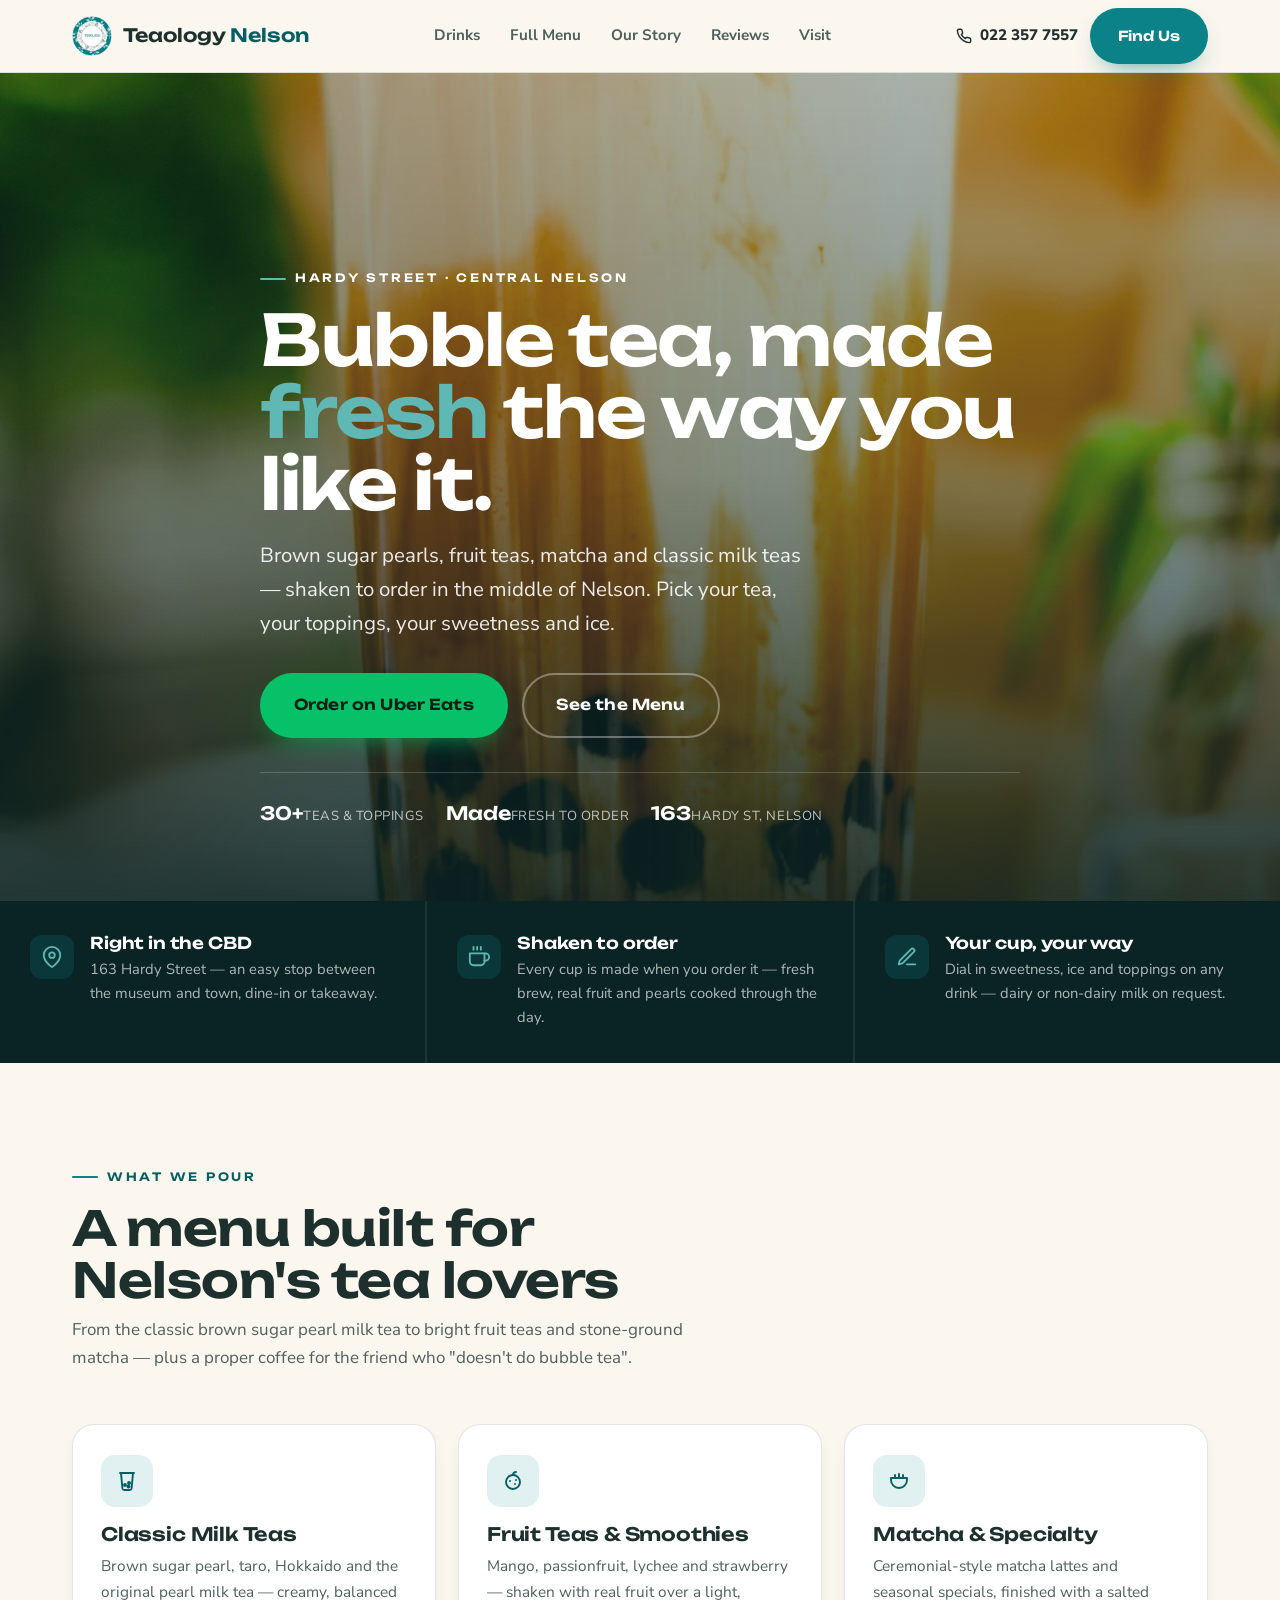
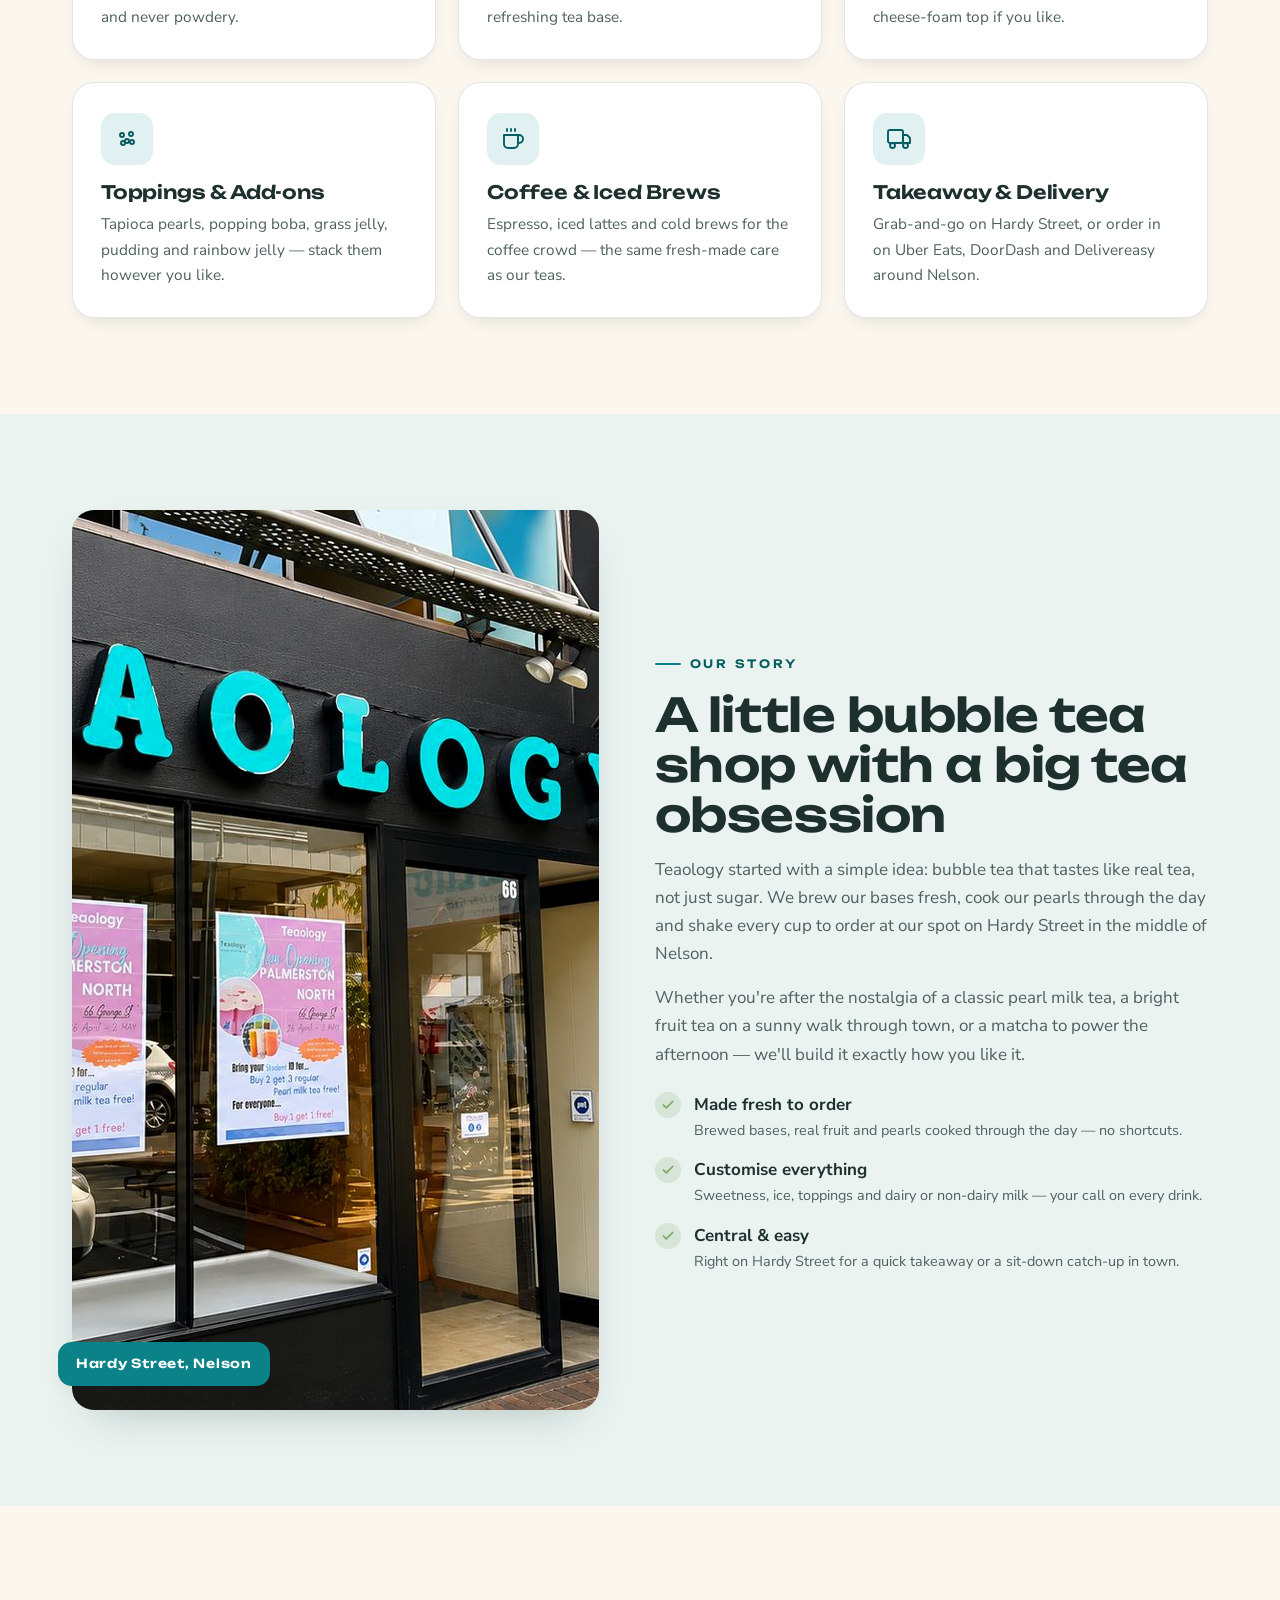
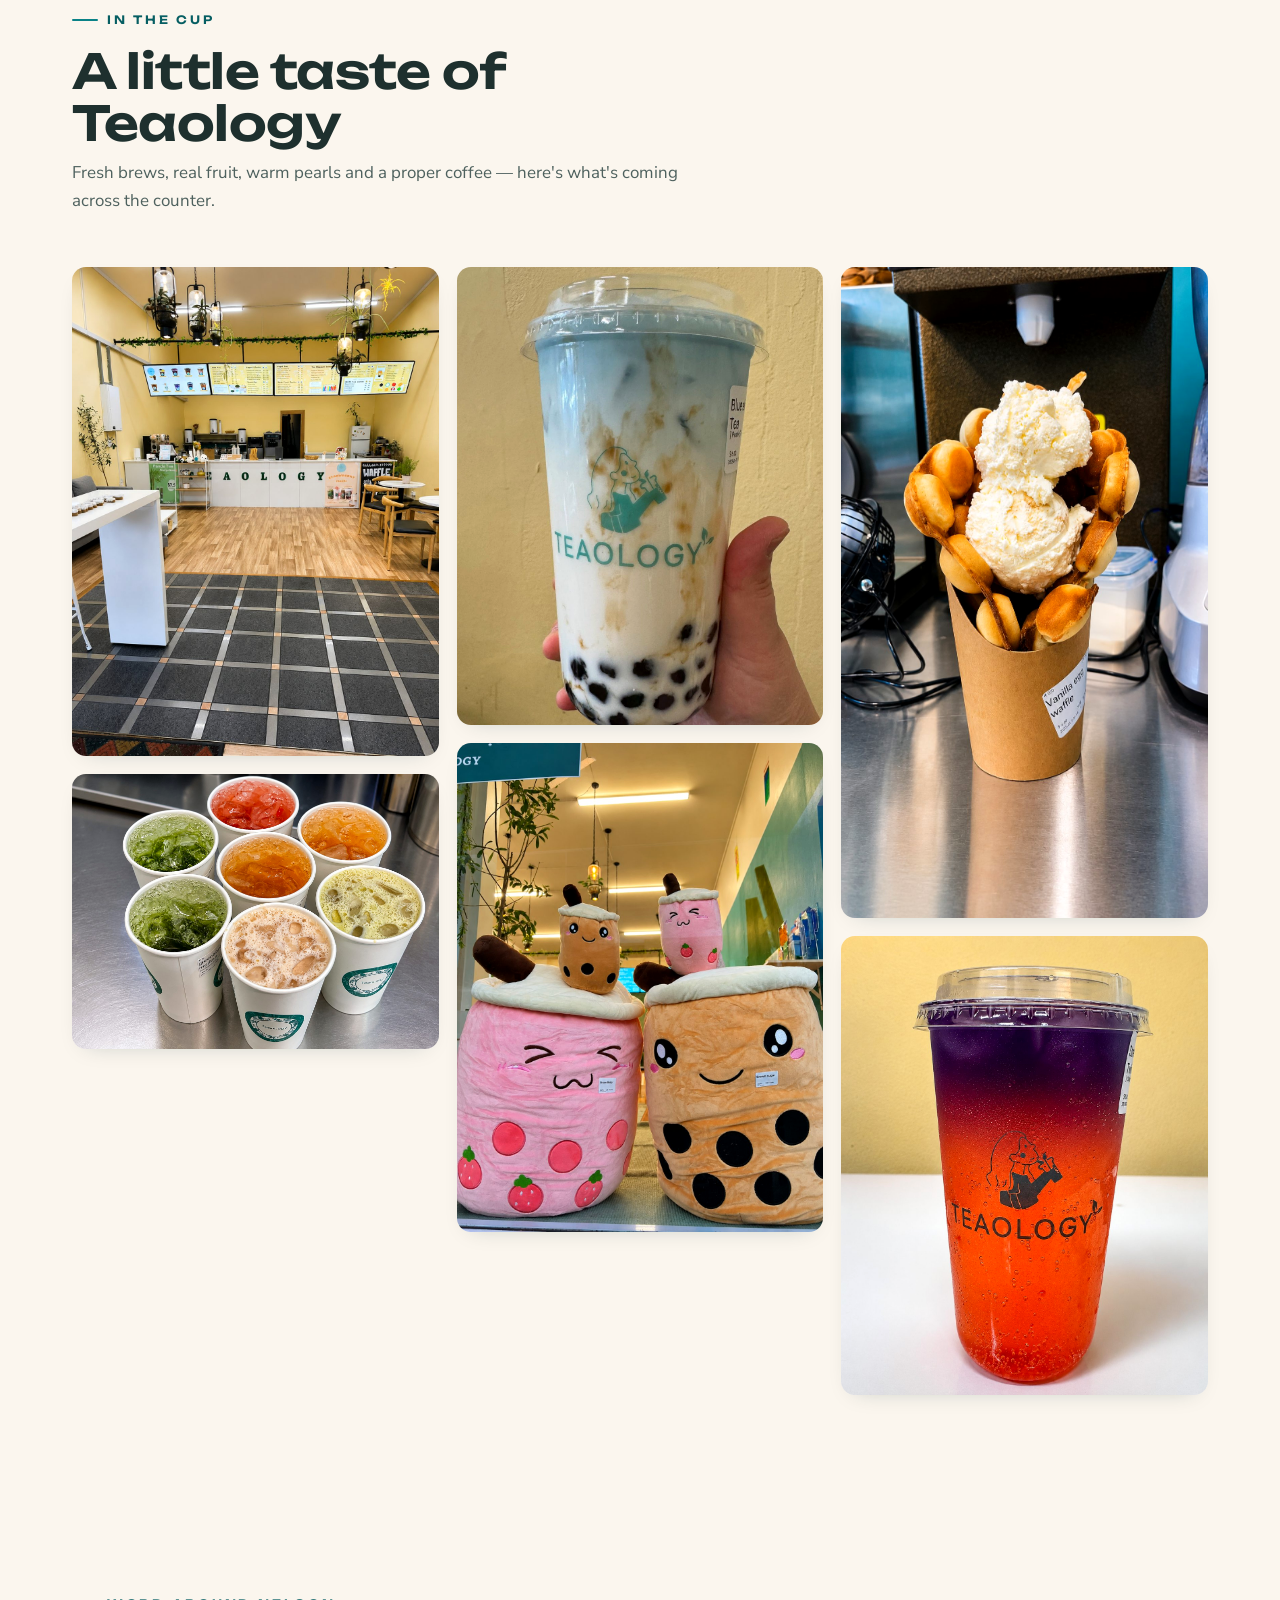
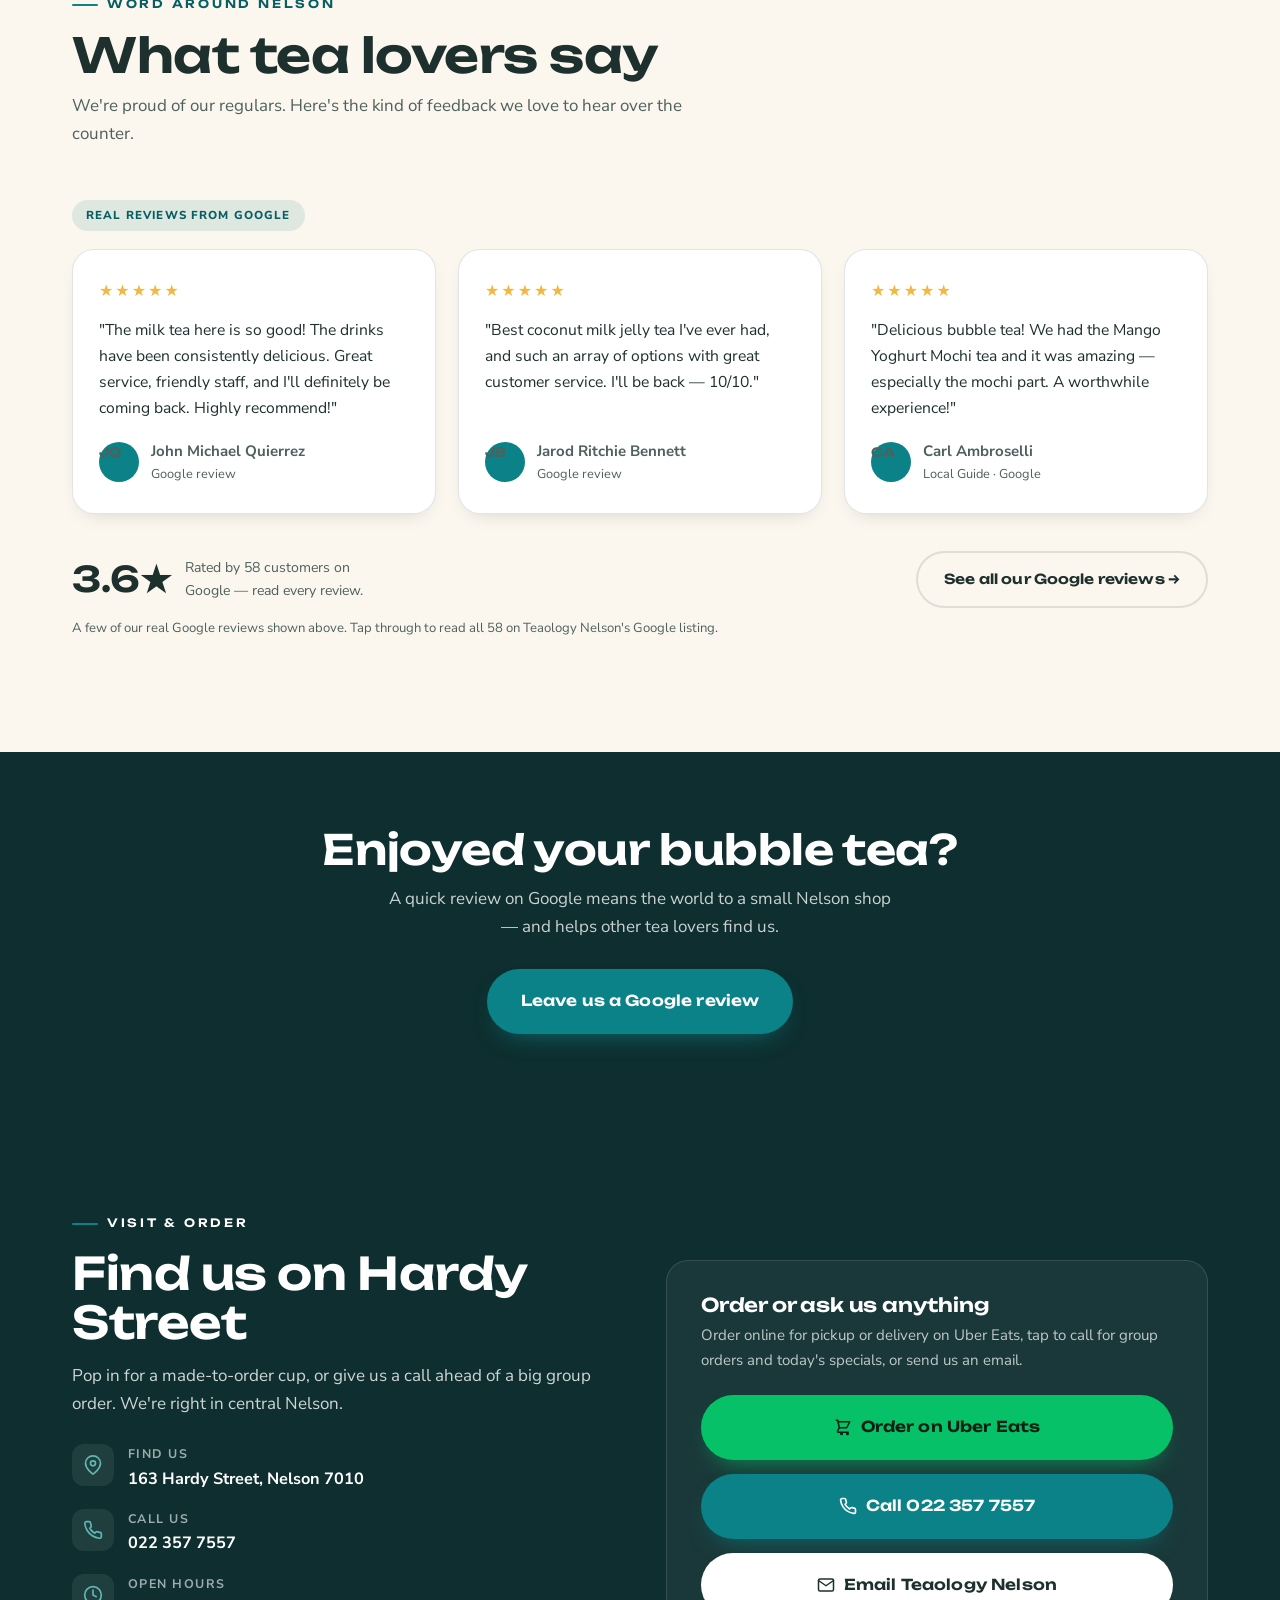
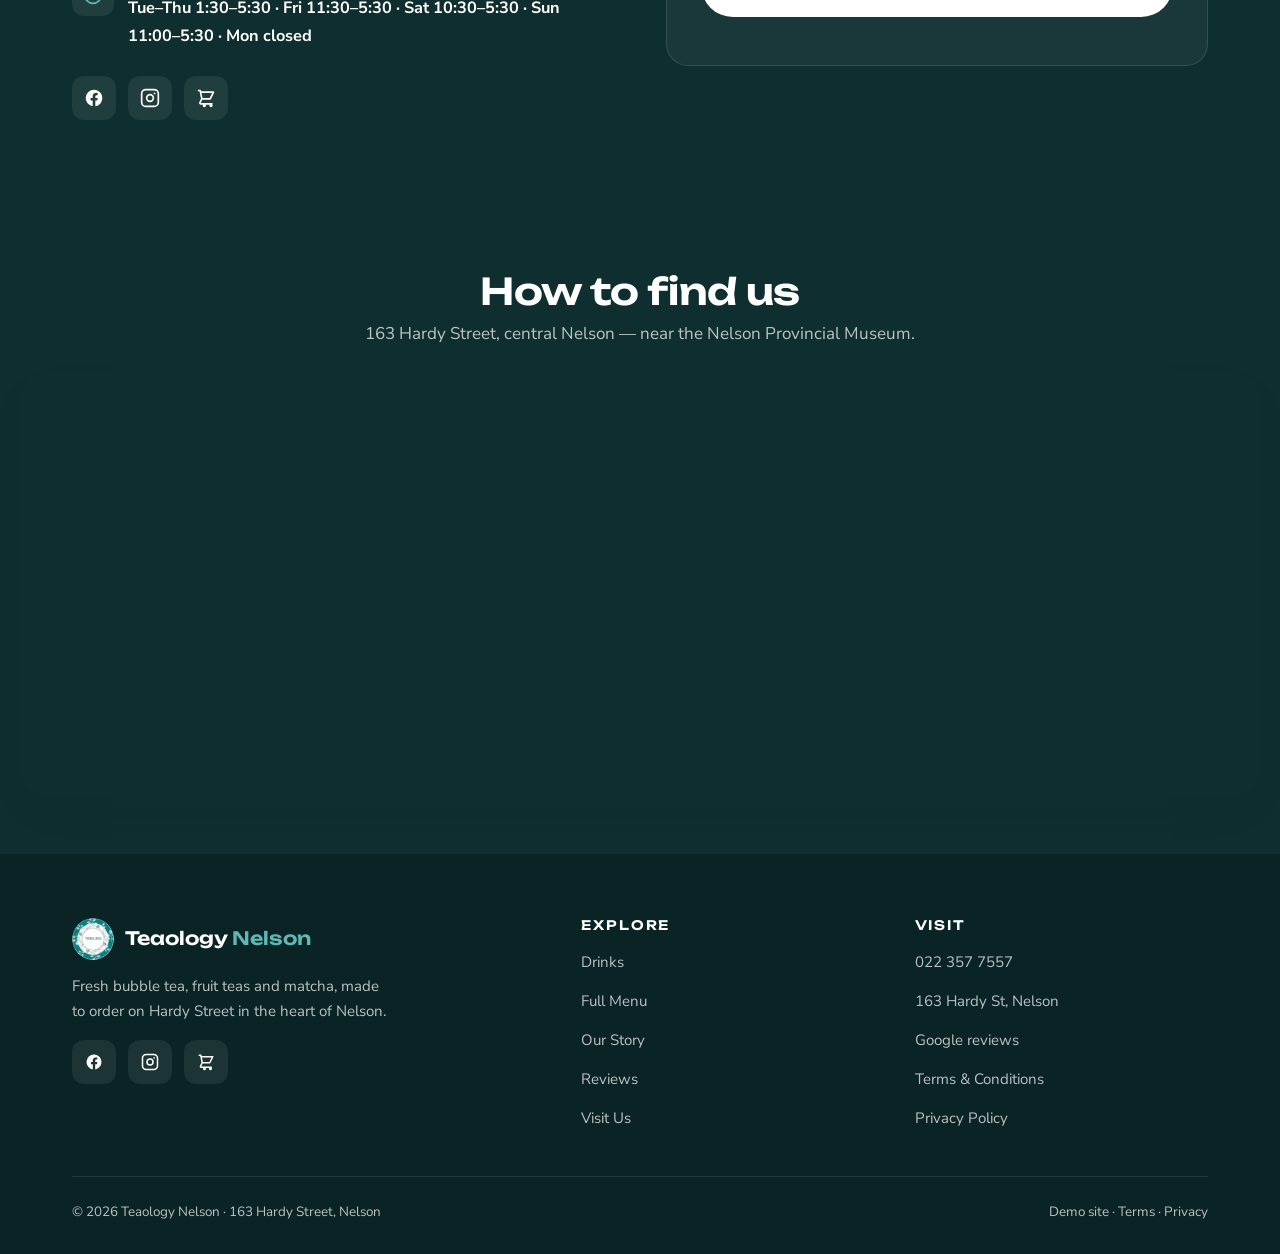
<file: index.html>
<!DOCTYPE html>
<html lang="en-NZ">
<head>
<meta charset="UTF-8">
<meta name="viewport" content="width=device-width, initial-scale=1">
<title>Teaology Nelson | Bubble Tea &amp; Fresh Milk Tea, Nelson</title>
<meta name="description" content="Teaology Nelson pours fresh bubble tea, milk tea, fruit teas and matcha on Hardy Street in central Nelson. Made to order, your sweetness and ice your way.">
<meta property="og:title" content="Teaology Nelson | Bubble Tea &amp; Fresh Milk Tea">
<meta property="og:description" content="Fresh bubble tea, fruit teas and matcha, made to order on Hardy Street, Nelson.">
<meta property="og:type" content="website">
<meta property="og:image" content="img/lineup.jpg">
<link rel="icon" href="favicon.svg" type="image/svg+xml">
<link rel="preconnect" href="https://fonts.googleapis.com">
<link rel="preconnect" href="https://fonts.gstatic.com" crossorigin>
<link href="https://fonts.googleapis.com/css2?family=Unbounded:wght@400;500;600;700&family=Nunito+Sans:opsz,wght@6..12,400;6..12,600;6..12,700;6..12,800;6..12,900&display=swap" rel="stylesheet">
<link rel="stylesheet" href="style.css">
</head>
<body>

<!-- Intro -->
<div id="intro">
  <div class="intro-mark">
    <img class="brand-logo" src="img/tea-logo.png" width="60" height="60" alt="Teaology Nelson">
    <span class="intro-word">Teaology <span>Nelson</span></span>
  </div>
  <div class="intro-bar"></div>
</div>

<!-- Nav -->
<header class="nav">
  <div class="wrap nav-inner">
    <a class="brand" href="index.html" aria-label="Teaology Nelson home">
      <img class="brand-logo" src="img/tea-logo.png" width="40" height="40" alt="Teaology Nelson logo">
      <b>Teaology <span class="accent">Nelson</span></b>
    </a>
    <nav class="nav-links" aria-label="Primary">
      <a href="#menu">Drinks</a>
      <a href="menu.html">Full Menu</a>
      <a href="#about">Our Story</a>
      <a href="#reviews">Reviews</a>
      <a href="#visit">Visit</a>
    </nav>
    <div class="nav-cta">
      <a class="nav-phone" href="tel:+64223577557" aria-label="Call Teaology Nelson">
        <svg width="16" height="16" viewBox="0 0 24 24" fill="none" stroke="currentColor" stroke-width="2.2" stroke-linecap="round" stroke-linejoin="round"><path d="M22 16.92v3a2 2 0 0 1-2.18 2 19.79 19.79 0 0 1-8.63-3.07 19.5 19.5 0 0 1-6-6 19.79 19.79 0 0 1-3.07-8.67A2 2 0 0 1 4.11 2h3a2 2 0 0 1 2 1.72c.13.96.36 1.9.7 2.81a2 2 0 0 1-.45 2.11L8.09 9.91a16 16 0 0 0 6 6l1.27-1.27a2 2 0 0 1 2.11-.45c.9.34 1.85.57 2.81.7A2 2 0 0 1 22 16.92z"/></svg>
        022 357 7557
      </a>
      <a class="btn btn-primary" href="#visit">Find Us</a>
      <button class="hamburger" aria-label="Menu" aria-expanded="false"><span></span><span></span><span></span></button>
    </div>
  </div>
  <div class="nav-menu-mobile" aria-label="Mobile">
    <a href="#menu">Drinks</a>
    <a href="menu.html">Full Menu</a>
    <a href="#about">Our Story</a>
    <a href="#reviews">Reviews</a>
    <a href="#visit">Visit</a>
    <a class="btn btn-primary" href="tel:+64223577557">Call 022 357 7557</a>
  </div>
</header>

<!-- Hero -->
<section class="hero" id="top">
  <div class="hero-slides" aria-hidden="true">
    <div class="hero-slide active" style="background-image:url('img/hero-1-boba.jpg')"></div>
    <div class="hero-slide" style="background-image:url('img/hero-2-mango.jpg')"></div>
    <div class="hero-slide" style="background-image:url('img/hero-3-iced.jpg')"></div>
    <div class="hero-slide" style="background-image:url('img/hero-4-fruit.jpg')"></div>
  </div>
  <div class="hero-scrim" aria-hidden="true"></div>
  <div class="wrap hero-inner">
    <span class="eyebrow">Hardy Street · Central Nelson</span>
    <h1>Bubble tea, made <em>fresh</em> the way you like it.</h1>
    <p class="hero-sub">Brown sugar pearls, fruit teas, matcha and classic milk teas — shaken to order in the middle of Nelson. Pick your tea, your toppings, your sweetness and ice.</p>
    <div class="hero-cta">
      <a class="btn btn-uber btn-lg" href="https://www.ubereats.com/nz/store/teaology-nelson/wmcsF9OrV2enhbW9xvmHIg" target="_blank" rel="noopener">Order on Uber Eats</a>
      <a class="btn btn-on-dark btn-lg" href="menu.html">See the Menu</a>
    </div>
    <div class="hero-meta">
      <div><span class="k">30+</span><span class="v">Teas &amp; toppings</span></div>
      <div><span class="k">Made</span><span class="v">Fresh to order</span></div>
      <div><span class="k">163</span><span class="v">Hardy St, Nelson</span></div>
    </div>
  </div>
</section>

<!-- Trust strip -->
<section class="trust">
  <div class="trust-grid">
    <div class="trust-item">
      <span class="ico"><svg width="22" height="22" viewBox="0 0 24 24" fill="none" stroke="currentColor" stroke-width="2" stroke-linecap="round" stroke-linejoin="round"><path d="M21 10c0 7-9 13-9 13s-9-6-9-13a9 9 0 0 1 18 0z"/><circle cx="12" cy="10" r="3"/></svg></span>
      <div><h3>Right in the CBD</h3><p>163 Hardy Street — an easy stop between the museum and town, dine-in or takeaway.</p></div>
    </div>
    <div class="trust-item">
      <span class="ico"><svg width="22" height="22" viewBox="0 0 24 24" fill="none" stroke="currentColor" stroke-width="2" stroke-linecap="round" stroke-linejoin="round"><path d="M18 8h1a4 4 0 0 1 0 8h-1"/><path d="M2 8h16v9a4 4 0 0 1-4 4H6a4 4 0 0 1-4-4V8z"/><line x1="6" y1="1" x2="6" y2="4"/><line x1="10" y1="1" x2="10" y2="4"/><line x1="14" y1="1" x2="14" y2="4"/></svg></span>
      <div><h3>Shaken to order</h3><p>Every cup is made when you order it — fresh brew, real fruit and pearls cooked through the day.</p></div>
    </div>
    <div class="trust-item">
      <span class="ico"><svg width="22" height="22" viewBox="0 0 24 24" fill="none" stroke="currentColor" stroke-width="2" stroke-linecap="round" stroke-linejoin="round"><path d="M12 20h9"/><path d="M16.5 3.5a2.12 2.12 0 0 1 3 3L7 19l-4 1 1-4 12.5-12.5z"/></svg></span>
      <div><h3>Your cup, your way</h3><p>Dial in sweetness, ice and toppings on any drink — dairy or non-dairy milk on request.</p></div>
    </div>
  </div>
</section>

<!-- Services / Drinks -->
<section class="section" id="menu">
  <div class="wrap">
    <div class="section-head reveal">
      <span class="eyebrow">What we pour</span>
      <h2>A menu built for Nelson's tea lovers</h2>
      <p>From the classic brown sugar pearl milk tea to bright fruit teas and stone-ground matcha — plus a proper coffee for the friend who "doesn't do bubble tea".</p>
    </div>
    <div class="svc-grid">
      <article class="svc-card reveal">
        <span class="svc-ico"><svg width="24" height="24" viewBox="0 0 24 24" fill="none" stroke="currentColor" stroke-width="1.9" stroke-linecap="round" stroke-linejoin="round"><path d="M6 4h12l-1.4 15.4A2 2 0 0 1 14.6 21H9.4a2 2 0 0 1-2-1.6L6 4z"/><path d="M5 4h14"/><circle cx="10" cy="16" r="1"/><circle cx="13.5" cy="17.5" r="1"/><circle cx="14" cy="14" r="1"/></svg></span>
        <h3>Classic Milk Teas</h3>
        <p>Brown sugar pearl, taro, Hokkaido and the original pearl milk tea — creamy, balanced and never powdery.</p>
      </article>
      <article class="svc-card reveal">
        <span class="svc-ico"><svg width="24" height="24" viewBox="0 0 24 24" fill="none" stroke="currentColor" stroke-width="1.9" stroke-linecap="round" stroke-linejoin="round"><circle cx="12" cy="13" r="7"/><path d="M12 6c0-2 1.5-3 3-3"/><path d="M9 12h.01M14 15h.01M15 11h.01"/></svg></span>
        <h3>Fruit Teas &amp; Smoothies</h3>
        <p>Mango, passionfruit, lychee and strawberry — shaken with real fruit over a light, refreshing tea base.</p>
      </article>
      <article class="svc-card reveal">
        <span class="svc-ico"><svg width="24" height="24" viewBox="0 0 24 24" fill="none" stroke="currentColor" stroke-width="1.9" stroke-linecap="round" stroke-linejoin="round"><path d="M4 9h16v2a8 8 0 0 1-16 0V9z"/><path d="M8 9V6M12 9V5M16 9V6"/></svg></span>
        <h3>Matcha &amp; Specialty</h3>
        <p>Ceremonial-style matcha lattes and seasonal specials, finished with a salted cheese-foam top if you like.</p>
      </article>
      <article class="svc-card reveal">
        <span class="svc-ico"><svg width="24" height="24" viewBox="0 0 24 24" fill="none" stroke="currentColor" stroke-width="1.9" stroke-linecap="round" stroke-linejoin="round"><circle cx="7" cy="8" r="2"/><circle cx="16" cy="7" r="2"/><circle cx="12" cy="14" r="2"/><circle cx="17" cy="15" r="2"/><circle cx="8" cy="16" r="2"/></svg></span>
        <h3>Toppings &amp; Add-ons</h3>
        <p>Tapioca pearls, popping boba, grass jelly, pudding and rainbow jelly — stack them however you like.</p>
      </article>
      <article class="svc-card reveal">
        <span class="svc-ico"><svg width="24" height="24" viewBox="0 0 24 24" fill="none" stroke="currentColor" stroke-width="1.9" stroke-linecap="round" stroke-linejoin="round"><path d="M17 8h1a4 4 0 0 1 0 8h-1"/><path d="M3 8h14v9a4 4 0 0 1-4 4H7a4 4 0 0 1-4-4V8z"/><path d="M6 2v2M10 2v2M14 2v2"/></svg></span>
        <h3>Coffee &amp; Iced Brews</h3>
        <p>Espresso, iced lattes and cold brews for the coffee crowd — the same fresh-made care as our teas.</p>
      </article>
      <article class="svc-card reveal">
        <span class="svc-ico"><svg width="24" height="24" viewBox="0 0 24 24" fill="none" stroke="currentColor" stroke-width="1.9" stroke-linecap="round" stroke-linejoin="round"><rect x="1" y="3" width="15" height="13" rx="2"/><path d="M16 8h4l3 3v5h-7V8z"/><circle cx="5.5" cy="18.5" r="2.5"/><circle cx="18.5" cy="18.5" r="2.5"/></svg></span>
        <h3>Takeaway &amp; Delivery</h3>
        <p>Grab-and-go on Hardy Street, or order in on Uber Eats, DoorDash and Delivereasy around Nelson.</p>
      </article>
    </div>
  </div>
</section>

<!-- About -->
<section class="section bone" id="about">
  <div class="wrap about-grid">
    <div class="about-media reveal">
      <img src="img/storefront.jpg" width="1600" height="900" loading="lazy" alt="Teaology Nelson storefront on Hardy Street">
      <span class="about-tag">Hardy Street, Nelson</span>
    </div>
    <div class="about-copy reveal">
      <span class="eyebrow">Our story</span>
      <h2>A little bubble tea shop with a big tea obsession</h2>
      <p>Teaology started with a simple idea: bubble tea that tastes like real tea, not just sugar. We brew our bases fresh, cook our pearls through the day and shake every cup to order at our spot on Hardy Street in the middle of Nelson.</p>
      <p>Whether you're after the nostalgia of a classic pearl milk tea, a bright fruit tea on a sunny walk through town, or a matcha to power the afternoon — we'll build it exactly how you like it.</p>
      <ul class="checklist">
        <li><span class="tick"><svg width="14" height="14" viewBox="0 0 24 24" fill="none" stroke="currentColor" stroke-width="3" stroke-linecap="round" stroke-linejoin="round"><polyline points="20 6 9 17 4 12"/></svg></span>
          <span>Made fresh to order<small>Brewed bases, real fruit and pearls cooked through the day — no shortcuts.</small></span></li>
        <li><span class="tick"><svg width="14" height="14" viewBox="0 0 24 24" fill="none" stroke="currentColor" stroke-width="3" stroke-linecap="round" stroke-linejoin="round"><polyline points="20 6 9 17 4 12"/></svg></span>
          <span>Customise everything<small>Sweetness, ice, toppings and dairy or non-dairy milk — your call on every drink.</small></span></li>
        <li><span class="tick"><svg width="14" height="14" viewBox="0 0 24 24" fill="none" stroke="currentColor" stroke-width="3" stroke-linecap="round" stroke-linejoin="round"><polyline points="20 6 9 17 4 12"/></svg></span>
          <span>Central &amp; easy<small>Right on Hardy Street for a quick takeaway or a sit-down catch-up in town.</small></span></li>
      </ul>
    </div>
  </div>
</section>

<!-- Gallery -->
<section class="section" id="gallery">
  <div class="wrap">
    <div class="section-head reveal">
      <span class="eyebrow">In the cup</span>
      <h2>A little taste of Teaology</h2>
      <p>Fresh brews, real fruit, warm pearls and a proper coffee — here's what's coming across the counter.</p>
    </div>
    <div class="gallery reveal">
      <img src="img/interior.jpg" width="1086" height="1448" loading="lazy" alt="Inside Teaology Nelson's Hardy Street bubble tea shop">
      <img src="img/lineup.jpg" width="1448" height="1086" loading="lazy" alt="A colourful line-up of freshly made bubble teas on the counter">
      <img src="img/taro-cup.jpg" width="1200" height="1500" loading="lazy" alt="A taro pearl milk tea from Teaology Nelson">
      <img src="img/char-cups.jpg" width="1086" height="1448" loading="lazy" alt="Fun character bubble tea cups made at Teaology">
      <img src="img/icecream.jpg" width="941" height="1672" loading="lazy" alt="Soft-serve ice cream cone from Teaology Nelson">
      <img src="img/red-tea.jpg" width="1100" height="1375" loading="lazy" alt="A bright fruit tea from Teaology Nelson">
    </div>
  </div>
</section>


<!-- Reviews -->
<section class="section" id="reviews">
  <div class="wrap">
    <div class="section-head reveal">
      <span class="eyebrow">Word around Nelson</span>
      <h2>What tea lovers say</h2>
      <p>We're proud of our regulars. Here's the kind of feedback we love to hear over the counter.</p>
    </div>
    <span class="badge reveal">Real reviews from Google</span>
    <div class="rev-grid">
      <article class="rev-card reveal">
        <div class="stars" aria-label="5 out of 5">★★★★★</div>
        <p class="rev-text">"The milk tea here is so good! The drinks have been consistently delicious. Great service, friendly staff, and I'll definitely be coming back. Highly recommend!"</p>
        <div class="rev-who"><span class="rev-ava">JQ</span><span><b>John Michael Quierrez</b><span>Google review</span></span></div>
      </article>
      <article class="rev-card reveal">
        <div class="stars" aria-label="5 out of 5">★★★★★</div>
        <p class="rev-text">"Best coconut milk jelly tea I've ever had, and such an array of options with great customer service. I'll be back — 10/10."</p>
        <div class="rev-who"><span class="rev-ava">JB</span><span><b>Jarod Ritchie Bennett</b><span>Google review</span></span></div>
      </article>
      <article class="rev-card reveal">
        <div class="stars" aria-label="5 out of 5">★★★★★</div>
        <p class="rev-text">"Delicious bubble tea! We had the Mango Yoghurt Mochi tea and it was amazing — especially the mochi part. A worthwhile experience!"</p>
        <div class="rev-who"><span class="rev-ava">CA</span><span><b>Carl Ambroselli</b><span>Local Guide · Google</span></span></div>
      </article>
    </div>
    <div class="rev-foot reveal">
      <div class="rev-score">
        <span class="big">3.6★</span>
        <small>Rated by 58 customers on<br>Google — read every review.</small>
      </div>
      <a class="btn btn-ghost" href="https://www.google.com/search?q=Teaology+Nelson#lrd=0x6d3bedf8881da551:0xe5d6d5a7cadf3e70,3,,,," target="_blank" rel="noopener">See all our Google reviews →</a>
    </div>
    <p class="gnote">A few of our real Google reviews shown above. Tap through to read all 58 on Teaology Nelson's Google listing.</p>
  </div>
</section>

<!-- Review banner -->
<section class="rev-banner">
  <div class="wrap">
    <h2>Enjoyed your bubble tea?</h2>
    <p>A quick review on Google means the world to a small Nelson shop — and helps other tea lovers find us.</p>
    <a class="btn btn-primary btn-lg" href="https://www.google.com/maps?cid=16561659596341460592" target="_blank" rel="noopener">Leave us a Google review</a>
  </div>
</section>

<!-- Contact -->
<section class="section contact" id="visit">
  <div class="wrap contact-grid">
    <div class="reveal">
      <span class="eyebrow">Visit &amp; order</span>
      <h2>Find us on Hardy Street</h2>
      <p class="contact-lead">Pop in for a made-to-order cup, or give us a call ahead of a big group order. We're right in central Nelson.</p>
      <ul class="contact-list">
        <li><span class="ico"><svg width="20" height="20" viewBox="0 0 24 24" fill="none" stroke="currentColor" stroke-width="2" stroke-linecap="round" stroke-linejoin="round"><path d="M21 10c0 7-9 13-9 13s-9-6-9-13a9 9 0 0 1 18 0z"/><circle cx="12" cy="10" r="3"/></svg></span>
          <div><b>Find us</b><span>163 Hardy Street, Nelson 7010</span></div></li>
        <li><span class="ico"><svg width="20" height="20" viewBox="0 0 24 24" fill="none" stroke="currentColor" stroke-width="2" stroke-linecap="round" stroke-linejoin="round"><path d="M22 16.92v3a2 2 0 0 1-2.18 2 19.79 19.79 0 0 1-8.63-3.07 19.5 19.5 0 0 1-6-6 19.79 19.79 0 0 1-3.07-8.67A2 2 0 0 1 4.11 2h3a2 2 0 0 1 2 1.72c.13.96.36 1.9.7 2.81a2 2 0 0 1-.45 2.11L8.09 9.91a16 16 0 0 0 6 6l1.27-1.27a2 2 0 0 1 2.11-.45c.9.34 1.85.57 2.81.7A2 2 0 0 1 22 16.92z"/></svg></span>
          <div><b>Call us</b><a href="tel:+64223577557">022 357 7557</a></div></li>
        <li><span class="ico"><svg width="20" height="20" viewBox="0 0 24 24" fill="none" stroke="currentColor" stroke-width="2" stroke-linecap="round" stroke-linejoin="round"><circle cx="12" cy="12" r="10"/><polyline points="12 6 12 12 16 14"/></svg></span>
          <div><b>Open hours</b><span>Tue–Thu 1:30–5:30 · Fri 11:30–5:30 · Sat 10:30–5:30 · Sun 11:00–5:30 · Mon closed</span></div></li>
      </ul>
      <div class="socials">
        <a href="https://www.facebook.com/teaology4u/" target="_blank" rel="noopener" aria-label="Teaology on Facebook"><svg width="20" height="20" viewBox="0 0 24 24" fill="currentColor"><path d="M22 12a10 10 0 1 0-11.6 9.9v-7H7.9V12h2.5V9.8c0-2.5 1.5-3.9 3.8-3.9 1.1 0 2.2.2 2.2.2v2.5h-1.2c-1.2 0-1.6.8-1.6 1.6V12h2.8l-.4 2.9h-2.4v7A10 10 0 0 0 22 12z"/></svg></a>
        <a href="https://www.instagram.com/teaology_nz_/" target="_blank" rel="noopener" aria-label="Teaology on Instagram"><svg width="20" height="20" viewBox="0 0 24 24" fill="none" stroke="currentColor" stroke-width="2" stroke-linecap="round" stroke-linejoin="round"><rect x="2" y="2" width="20" height="20" rx="5"/><circle cx="12" cy="12" r="4"/><circle cx="17.5" cy="6.5" r="1.1" fill="currentColor" stroke="none"/></svg></a>
        <a href="https://www.ubereats.com/nz/store/teaology-nelson/wmcsF9OrV2enhbW9xvmHIg" target="_blank" rel="noopener" aria-label="Order Teaology on Uber Eats"><svg width="20" height="20" viewBox="0 0 24 24" fill="none" stroke="currentColor" stroke-width="2" stroke-linecap="round" stroke-linejoin="round"><path d="M3 3h2l.4 2M7 13h10l4-8H5.4M7 13L5.4 5M7 13l-2.3 4.5A1 1 0 0 0 5.6 19H19"/><circle cx="10" cy="21" r="1"/><circle cx="18" cy="21" r="1"/></svg></a>
      </div>
    </div>
    <div class="contact-actions reveal">
      <h3>Order or ask us anything</h3>
      <p>Order online for pickup or delivery on Uber Eats, tap to call for group orders and today's specials, or send us an email.</p>
      <a class="btn btn-uber btn-lg" href="https://www.ubereats.com/nz/store/teaology-nelson/wmcsF9OrV2enhbW9xvmHIg" target="_blank" rel="noopener">
        <svg width="18" height="18" viewBox="0 0 24 24" fill="none" stroke="currentColor" stroke-width="2" stroke-linecap="round" stroke-linejoin="round"><path d="M3 3h2l.4 2M7 13h10l4-8H5.4M7 13L5.4 5M7 13l-2.3 4.5A1 1 0 0 0 5.6 19H19"/><circle cx="10" cy="21" r="1"/><circle cx="18" cy="21" r="1"/></svg>
        Order on Uber Eats
      </a>
      <a class="btn btn-primary btn-lg" href="tel:+64223577557">
        <svg width="18" height="18" viewBox="0 0 24 24" fill="none" stroke="currentColor" stroke-width="2.2" stroke-linecap="round" stroke-linejoin="round"><path d="M22 16.92v3a2 2 0 0 1-2.18 2 19.79 19.79 0 0 1-8.63-3.07 19.5 19.5 0 0 1-6-6 19.79 19.79 0 0 1-3.07-8.67A2 2 0 0 1 4.11 2h3a2 2 0 0 1 2 1.72c.13.96.36 1.9.7 2.81a2 2 0 0 1-.45 2.11L8.09 9.91a16 16 0 0 0 6 6l1.27-1.27a2 2 0 0 1 2.11-.45c.9.34 1.85.57 2.81.7A2 2 0 0 1 22 16.92z"/></svg>
        Call 022 357 7557
      </a>
      <a class="btn btn-light btn-lg" href="#" data-gmail data-user="bubbleteakits" data-domain="gmail.com" data-su="Order%20%2F%20enquiry%20%E2%80%94%20Teaology%20Nelson" data-body="Kia%20ora%20Teaology%2C%0A%0AI%27d%20like%20to%20ask%20about%3A%0A%0A(your%20order%20or%20question)%0A%0AThanks%21">
        <svg width="18" height="18" viewBox="0 0 24 24" fill="none" stroke="currentColor" stroke-width="2" stroke-linecap="round" stroke-linejoin="round"><path d="M4 4h16a2 2 0 0 1 2 2v12a2 2 0 0 1-2 2H4a2 2 0 0 1-2-2V6a2 2 0 0 1 2-2z"/><polyline points="22,6 12,13 2,6"/></svg>
        Email Teaology Nelson
      </a>
    </div>
  </div>
</section>

<!-- Map -->
<section class="map-sec">
  <div class="wrap map-head">
    <h2>How to find us</h2>
    <p>163 Hardy Street, central Nelson — near the Nelson Provincial Museum.</p>
  </div>
  <div class="map-frame">
    <iframe title="Map to Teaology Nelson, 163 Hardy Street" loading="lazy" referrerpolicy="no-referrer-when-downgrade"
      src="https://www.google.com/maps?q=Teaology+Nelson,+163+Hardy+Street,+Nelson+7010&output=embed"></iframe>
  </div>
</section>

<!-- Footer -->
<footer class="footer">
  <div class="wrap">
    <div class="footer-grid">
      <div>
        <a class="brand" href="index.html">
          <img class="brand-logo" src="img/tea-logo.png" width="42" height="42" alt="Teaology Nelson logo">
          <b>Teaology <span class="accent" style="color:#5FB8B4">Nelson</span></b>
        </a>
        <p>Fresh bubble tea, fruit teas and matcha, made to order on Hardy Street in the heart of Nelson.</p>
        <div class="socials">
          <a href="https://www.facebook.com/teaology4u/" target="_blank" rel="noopener" aria-label="Facebook"><svg width="18" height="18" viewBox="0 0 24 24" fill="currentColor"><path d="M22 12a10 10 0 1 0-11.6 9.9v-7H7.9V12h2.5V9.8c0-2.5 1.5-3.9 3.8-3.9 1.1 0 2.2.2 2.2.2v2.5h-1.2c-1.2 0-1.6.8-1.6 1.6V12h2.8l-.4 2.9h-2.4v7A10 10 0 0 0 22 12z"/></svg></a>
          <a href="https://www.instagram.com/teaology_nz_/" target="_blank" rel="noopener" aria-label="Instagram"><svg width="18" height="18" viewBox="0 0 24 24" fill="none" stroke="currentColor" stroke-width="2" stroke-linecap="round" stroke-linejoin="round"><rect x="2" y="2" width="20" height="20" rx="5"/><circle cx="12" cy="12" r="4"/><circle cx="17.5" cy="6.5" r="1.1" fill="currentColor" stroke="none"/></svg></a>
          <a href="https://www.ubereats.com/nz/store/teaology-nelson/wmcsF9OrV2enhbW9xvmHIg" target="_blank" rel="noopener" aria-label="Order on Uber Eats"><svg width="18" height="18" viewBox="0 0 24 24" fill="none" stroke="currentColor" stroke-width="2" stroke-linecap="round" stroke-linejoin="round"><path d="M3 3h2l.4 2M7 13h10l4-8H5.4M7 13L5.4 5M7 13l-2.3 4.5A1 1 0 0 0 5.6 19H19"/><circle cx="10" cy="21" r="1"/><circle cx="18" cy="21" r="1"/></svg></a>
        </div>
      </div>
      <div>
        <h4>Explore</h4>
        <ul>
          <li><a href="#menu">Drinks</a></li>
          <li><a href="menu.html">Full Menu</a></li>
          <li><a href="#about">Our Story</a></li>
          <li><a href="#reviews">Reviews</a></li>
          <li><a href="#visit">Visit Us</a></li>
        </ul>
      </div>
      <div>
        <h4>Visit</h4>
        <ul>
          <li><a href="tel:+64223577557">022 357 7557</a></li>
          <li><a href="https://www.google.com/maps?q=163+Hardy+Street,+Nelson+7010" target="_blank" rel="noopener">163 Hardy St, Nelson</a></li>
          <li><a href="https://www.google.com/search?q=Teaology+Nelson#lrd=0x6d3bedf8881da551:0xe5d6d5a7cadf3e70,3,,,," target="_blank" rel="noopener">Google reviews</a></li>
          <li><a href="terms.html">Terms &amp; Conditions</a></li>
          <li><a href="privacy.html">Privacy Policy</a></li>
        </ul>
      </div>
    </div>
    <div class="footer-bottom">
      <span>© <span id="yr">2026</span> Teaology Nelson · 163 Hardy Street, Nelson</span>
      <span>Demo site · <a href="terms.html">Terms</a> · <a href="privacy.html">Privacy</a></span>
    </div>
  </div>
</footer>

<script src="script.js"></script>
</body>
</html>
</file>
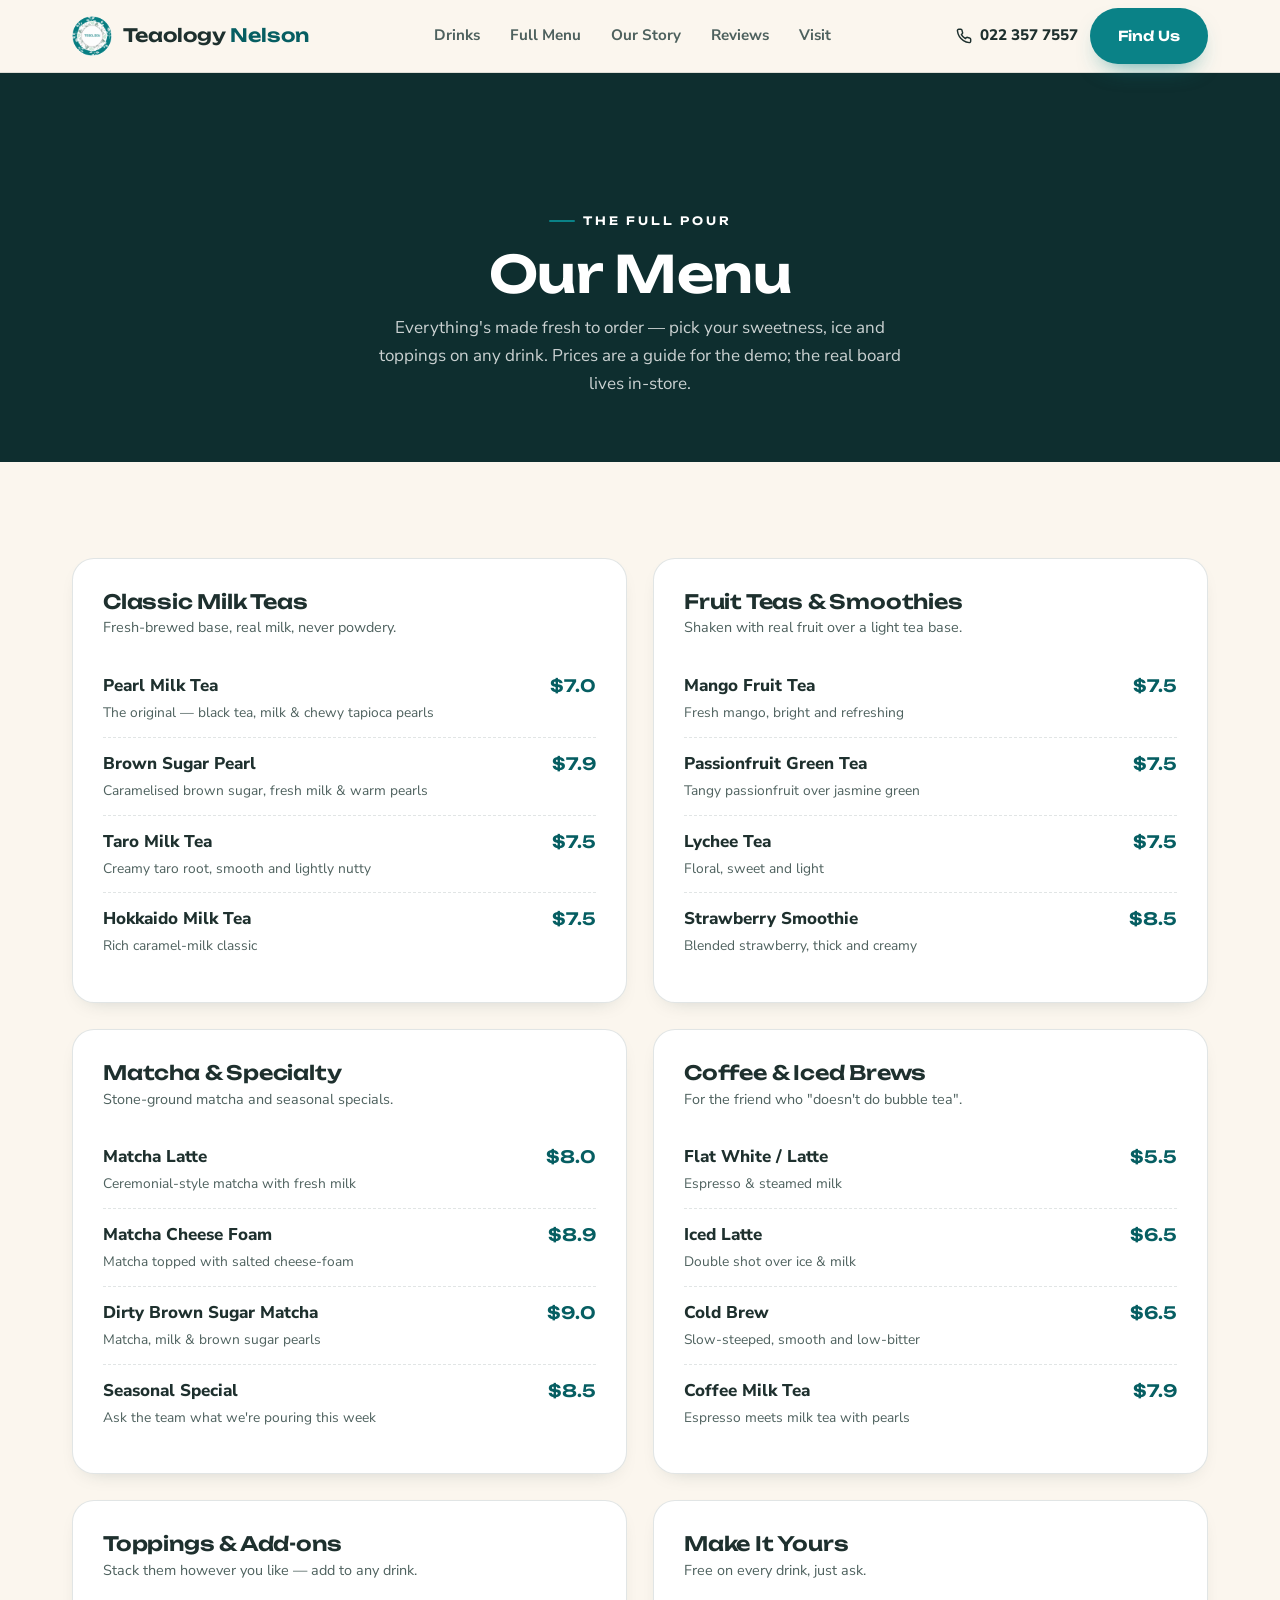
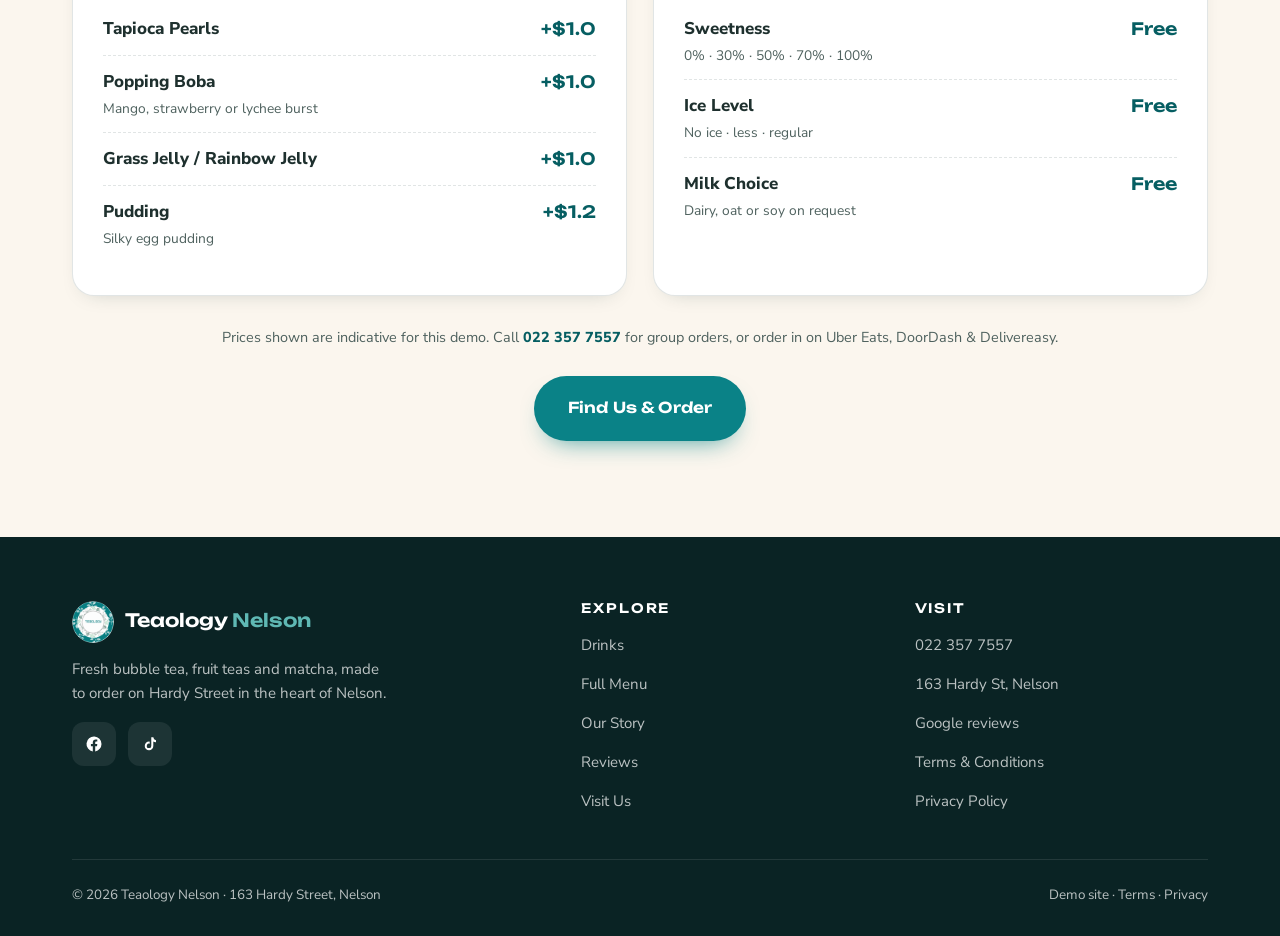
<file: menu.html>
<!DOCTYPE html>
<html lang="en-NZ">
<head>
<meta charset="UTF-8">
<meta name="viewport" content="width=device-width, initial-scale=1">
<title>Menu | Teaology Nelson — Bubble Tea, Fruit Tea &amp; Matcha</title>
<meta name="description" content="The Teaology Nelson menu — classic milk teas, brown sugar pearls, fruit teas, matcha, coffee and toppings, made fresh to order on Hardy Street, Nelson.">
<meta property="og:title" content="Menu | Teaology Nelson">
<meta property="og:image" content="img/lineup.jpg">
<link rel="icon" href="favicon.svg" type="image/svg+xml">
<link rel="preconnect" href="https://fonts.googleapis.com">
<link rel="preconnect" href="https://fonts.gstatic.com" crossorigin>
<link href="https://fonts.googleapis.com/css2?family=Unbounded:wght@400;500;600;700&family=Nunito+Sans:opsz,wght@6..12,400;6..12,600;6..12,700;6..12,800;6..12,900&display=swap" rel="stylesheet">
<link rel="stylesheet" href="style.css">
</head>
<body>

<!-- Nav -->
<header class="nav">
  <div class="wrap nav-inner">
    <a class="brand" href="index.html" aria-label="Teaology Nelson home">
      <img class="brand-logo" src="img/tea-logo.png" width="40" height="40" alt="Teaology Nelson logo">
      <b>Teaology <span class="accent">Nelson</span></b>
    </a>
    <nav class="nav-links" aria-label="Primary">
      <a href="index.html#menu">Drinks</a>
      <a href="menu.html">Full Menu</a>
      <a href="index.html#about">Our Story</a>
      <a href="index.html#reviews">Reviews</a>
      <a href="index.html#visit">Visit</a>
    </nav>
    <div class="nav-cta">
      <a class="nav-phone" href="tel:+64223577557" aria-label="Call Teaology Nelson">
        <svg width="16" height="16" viewBox="0 0 24 24" fill="none" stroke="currentColor" stroke-width="2.2" stroke-linecap="round" stroke-linejoin="round"><path d="M22 16.92v3a2 2 0 0 1-2.18 2 19.79 19.79 0 0 1-8.63-3.07 19.5 19.5 0 0 1-6-6 19.79 19.79 0 0 1-3.07-8.67A2 2 0 0 1 4.11 2h3a2 2 0 0 1 2 1.72c.13.96.36 1.9.7 2.81a2 2 0 0 1-.45 2.11L8.09 9.91a16 16 0 0 0 6 6l1.27-1.27a2 2 0 0 1 2.11-.45c.9.34 1.85.57 2.81.7A2 2 0 0 1 22 16.92z"/></svg>
        022 357 7557
      </a>
      <a class="btn btn-primary" href="index.html#visit">Find Us</a>
      <button class="hamburger" aria-label="Menu" aria-expanded="false"><span></span><span></span><span></span></button>
    </div>
  </div>
  <div class="nav-menu-mobile" aria-label="Mobile">
    <a href="index.html#menu">Drinks</a>
    <a href="menu.html">Full Menu</a>
    <a href="index.html#about">Our Story</a>
    <a href="index.html#reviews">Reviews</a>
    <a href="index.html#visit">Visit</a>
    <a class="btn btn-primary" href="tel:+64223577557">Call 022 357 7557</a>
  </div>
</header>

<!-- Page hero -->
<section class="page-hero">
  <div class="wrap">
    <span class="eyebrow">The full pour</span>
    <h1>Our Menu</h1>
    <p>Everything's made fresh to order — pick your sweetness, ice and toppings on any drink. Prices are a guide for the demo; the real board lives in-store.</p>
  </div>
</section>

<!-- Menu -->
<section class="section">
  <div class="wrap">
    <div class="menu-grid">

      <div class="menu-cat reveal">
        <h3>Classic Milk Teas</h3>
        <p class="cat-note">Fresh-brewed base, real milk, never powdery.</p>
        <div class="menu-item"><div><span class="mi-name">Pearl Milk Tea</span><span class="mi-desc">The original — black tea, milk &amp; chewy tapioca pearls</span></div><span class="mi-price">$7.0</span></div>
        <div class="menu-item"><div><span class="mi-name">Brown Sugar Pearl</span><span class="mi-desc">Caramelised brown sugar, fresh milk &amp; warm pearls</span></div><span class="mi-price">$7.9</span></div>
        <div class="menu-item"><div><span class="mi-name">Taro Milk Tea</span><span class="mi-desc">Creamy taro root, smooth and lightly nutty</span></div><span class="mi-price">$7.5</span></div>
        <div class="menu-item"><div><span class="mi-name">Hokkaido Milk Tea</span><span class="mi-desc">Rich caramel-milk classic</span></div><span class="mi-price">$7.5</span></div>
      </div>

      <div class="menu-cat reveal">
        <h3>Fruit Teas &amp; Smoothies</h3>
        <p class="cat-note">Shaken with real fruit over a light tea base.</p>
        <div class="menu-item"><div><span class="mi-name">Mango Fruit Tea</span><span class="mi-desc">Fresh mango, bright and refreshing</span></div><span class="mi-price">$7.5</span></div>
        <div class="menu-item"><div><span class="mi-name">Passionfruit Green Tea</span><span class="mi-desc">Tangy passionfruit over jasmine green</span></div><span class="mi-price">$7.5</span></div>
        <div class="menu-item"><div><span class="mi-name">Lychee Tea</span><span class="mi-desc">Floral, sweet and light</span></div><span class="mi-price">$7.5</span></div>
        <div class="menu-item"><div><span class="mi-name">Strawberry Smoothie</span><span class="mi-desc">Blended strawberry, thick and creamy</span></div><span class="mi-price">$8.5</span></div>
      </div>

      <div class="menu-cat reveal">
        <h3>Matcha &amp; Specialty</h3>
        <p class="cat-note">Stone-ground matcha and seasonal specials.</p>
        <div class="menu-item"><div><span class="mi-name">Matcha Latte</span><span class="mi-desc">Ceremonial-style matcha with fresh milk</span></div><span class="mi-price">$8.0</span></div>
        <div class="menu-item"><div><span class="mi-name">Matcha Cheese Foam</span><span class="mi-desc">Matcha topped with salted cheese-foam</span></div><span class="mi-price">$8.9</span></div>
        <div class="menu-item"><div><span class="mi-name">Dirty Brown Sugar Matcha</span><span class="mi-desc">Matcha, milk &amp; brown sugar pearls</span></div><span class="mi-price">$9.0</span></div>
        <div class="menu-item"><div><span class="mi-name">Seasonal Special</span><span class="mi-desc">Ask the team what we're pouring this week</span></div><span class="mi-price">$8.5</span></div>
      </div>

      <div class="menu-cat reveal">
        <h3>Coffee &amp; Iced Brews</h3>
        <p class="cat-note">For the friend who "doesn't do bubble tea".</p>
        <div class="menu-item"><div><span class="mi-name">Flat White / Latte</span><span class="mi-desc">Espresso &amp; steamed milk</span></div><span class="mi-price">$5.5</span></div>
        <div class="menu-item"><div><span class="mi-name">Iced Latte</span><span class="mi-desc">Double shot over ice &amp; milk</span></div><span class="mi-price">$6.5</span></div>
        <div class="menu-item"><div><span class="mi-name">Cold Brew</span><span class="mi-desc">Slow-steeped, smooth and low-bitter</span></div><span class="mi-price">$6.5</span></div>
        <div class="menu-item"><div><span class="mi-name">Coffee Milk Tea</span><span class="mi-desc">Espresso meets milk tea with pearls</span></div><span class="mi-price">$7.9</span></div>
      </div>

      <div class="menu-cat reveal">
        <h3>Toppings &amp; Add-ons</h3>
        <p class="cat-note">Stack them however you like — add to any drink.</p>
        <div class="menu-item"><div><span class="mi-name">Tapioca Pearls</span></div><span class="mi-price">+$1.0</span></div>
        <div class="menu-item"><div><span class="mi-name">Popping Boba</span><span class="mi-desc">Mango, strawberry or lychee burst</span></div><span class="mi-price">+$1.0</span></div>
        <div class="menu-item"><div><span class="mi-name">Grass Jelly / Rainbow Jelly</span></div><span class="mi-price">+$1.0</span></div>
        <div class="menu-item"><div><span class="mi-name">Pudding</span><span class="mi-desc">Silky egg pudding</span></div><span class="mi-price">+$1.2</span></div>
      </div>

      <div class="menu-cat reveal">
        <h3>Make It Yours</h3>
        <p class="cat-note">Free on every drink, just ask.</p>
        <div class="menu-item"><div><span class="mi-name">Sweetness</span><span class="mi-desc">0% · 30% · 50% · 70% · 100%</span></div><span class="mi-price">Free</span></div>
        <div class="menu-item"><div><span class="mi-name">Ice Level</span><span class="mi-desc">No ice · less · regular</span></div><span class="mi-price">Free</span></div>
        <div class="menu-item"><div><span class="mi-name">Milk Choice</span><span class="mi-desc">Dairy, oat or soy on request</span></div><span class="mi-price">Free</span></div>
      </div>

    </div>
    <p class="menu-note">Prices shown are indicative for this demo. Call <a href="tel:+64223577557" style="color:var(--taro-deep);font-weight:800">022 357 7557</a> for group orders, or order in on Uber&nbsp;Eats, DoorDash &amp; Delivereasy.</p>
    <div style="text-align:center;margin-top:26px">
      <a class="btn btn-primary btn-lg" href="index.html#visit">Find Us &amp; Order</a>
    </div>
  </div>
</section>

<!-- Footer -->
<footer class="footer">
  <div class="wrap">
    <div class="footer-grid">
      <div>
        <a class="brand" href="index.html">
          <img class="brand-logo" src="img/tea-logo.png" width="40" height="40" alt="Teaology Nelson logo">
          <b>Teaology <span style="color:#5FB8B4">Nelson</span></b>
        </a>
        <p>Fresh bubble tea, fruit teas and matcha, made to order on Hardy Street in the heart of Nelson.</p>
        <div class="socials">
          <a href="https://www.facebook.com/teaology4u/" target="_blank" rel="noopener" aria-label="Facebook"><svg width="18" height="18" viewBox="0 0 24 24" fill="currentColor"><path d="M22 12a10 10 0 1 0-11.6 9.9v-7H7.9V12h2.5V9.8c0-2.5 1.5-3.9 3.8-3.9 1.1 0 2.2.2 2.2.2v2.5h-1.2c-1.2 0-1.6.8-1.6 1.6V12h2.8l-.4 2.9h-2.4v7A10 10 0 0 0 22 12z"/></svg></a>
          <a href="https://www.tiktok.com/@teaologynz" target="_blank" rel="noopener" aria-label="TikTok"><svg width="18" height="18" viewBox="0 0 24 24" fill="currentColor"><path d="M16.5 3c.3 2.1 1.5 3.6 3.5 3.9v2.6c-1.3.1-2.5-.3-3.6-.9v5.9a5.7 5.7 0 1 1-5.7-5.7c.3 0 .6 0 .9.1v2.7a3 3 0 1 0 2.1 2.9V3h2.8z"/></svg></a>
        </div>
      </div>
      <div>
        <h4>Explore</h4>
        <ul>
          <li><a href="index.html#menu">Drinks</a></li>
          <li><a href="menu.html">Full Menu</a></li>
          <li><a href="index.html#about">Our Story</a></li>
          <li><a href="index.html#reviews">Reviews</a></li>
          <li><a href="index.html#visit">Visit Us</a></li>
        </ul>
      </div>
      <div>
        <h4>Visit</h4>
        <ul>
          <li><a href="tel:+64223577557">022 357 7557</a></li>
          <li><a href="https://www.google.com/maps?q=163+Hardy+Street,+Nelson+7010" target="_blank" rel="noopener">163 Hardy St, Nelson</a></li>
          <li><a href="https://www.google.com/maps/search/?api=1&query=Teaology+Nelson+163+Hardy+Street+Nelson" target="_blank" rel="noopener">Google reviews</a></li>
          <li><a href="terms.html">Terms &amp; Conditions</a></li>
          <li><a href="privacy.html">Privacy Policy</a></li>
        </ul>
      </div>
    </div>
    <div class="footer-bottom">
      <span>© <span id="yr">2026</span> Teaology Nelson · 163 Hardy Street, Nelson</span>
      <span>Demo site · <a href="terms.html">Terms</a> · <a href="privacy.html">Privacy</a></span>
    </div>
  </div>
</footer>

<script src="script.js"></script>
</body>
</html>
</file>
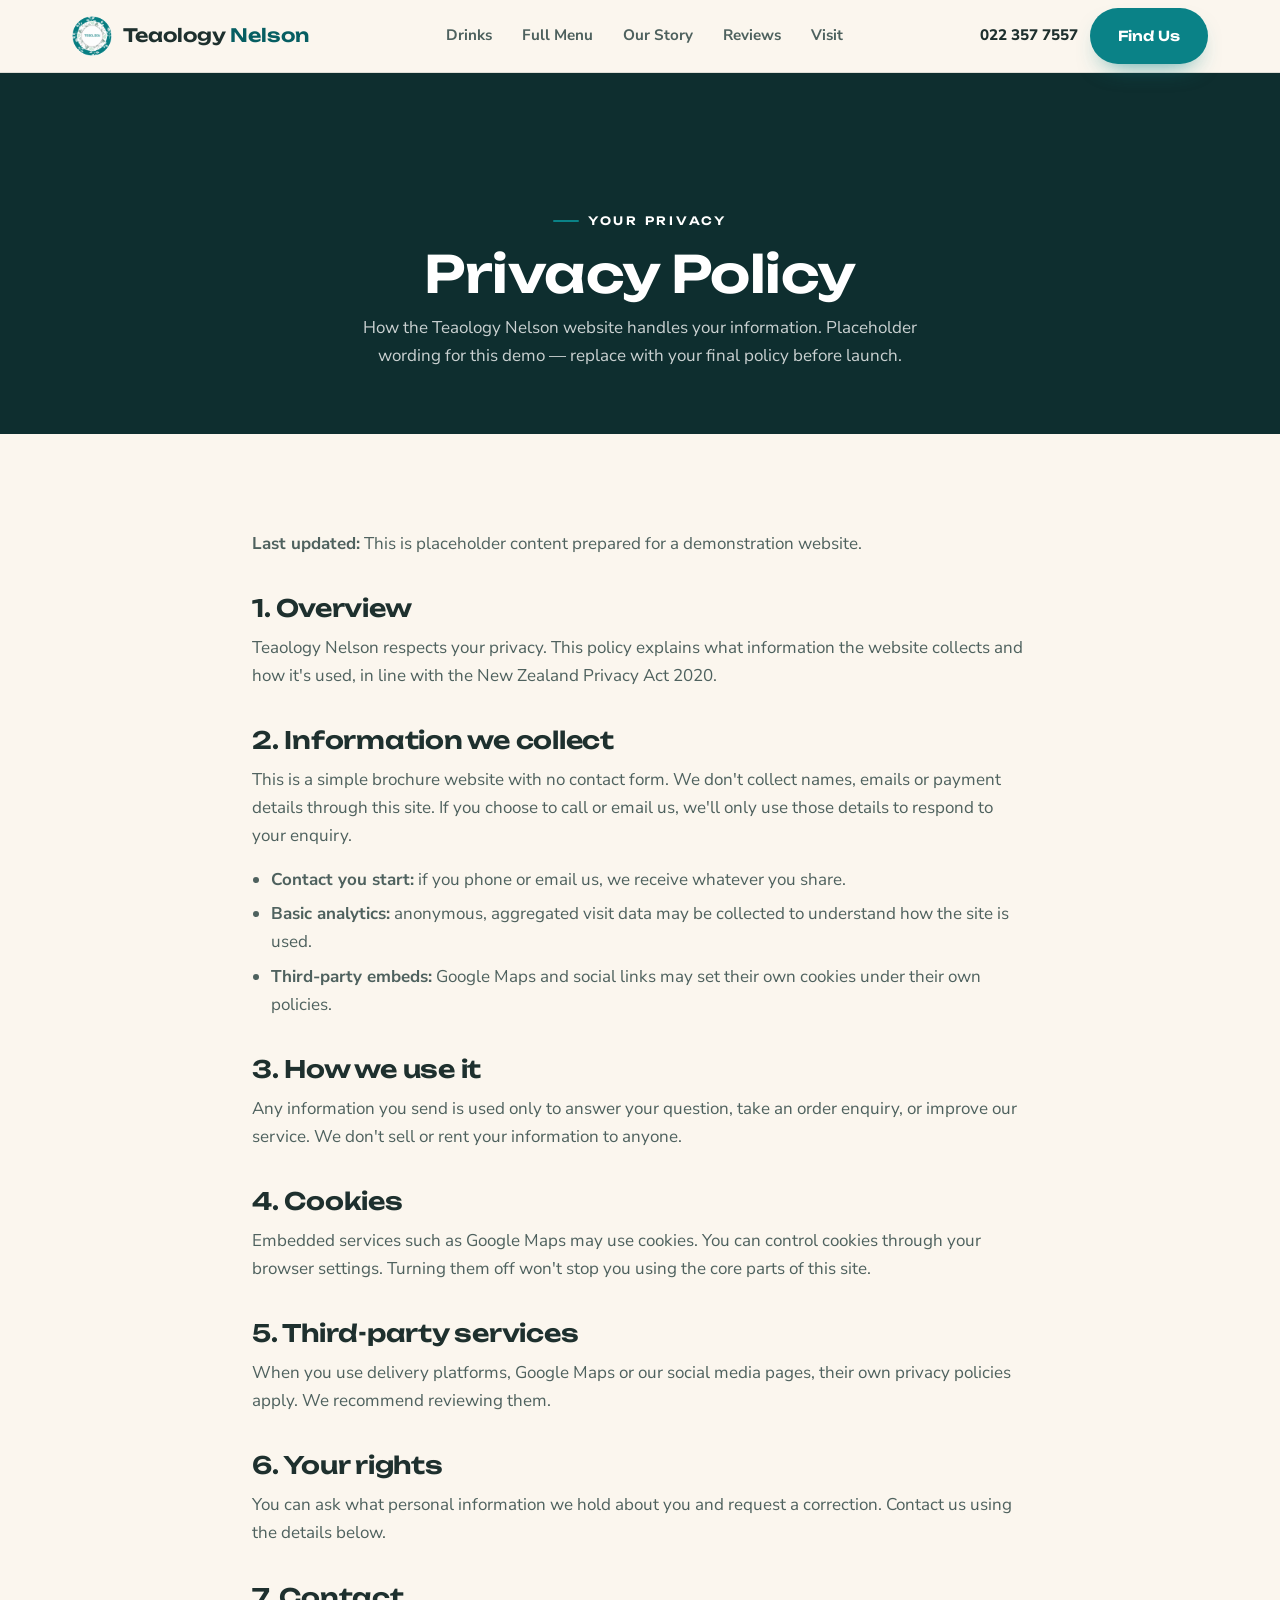
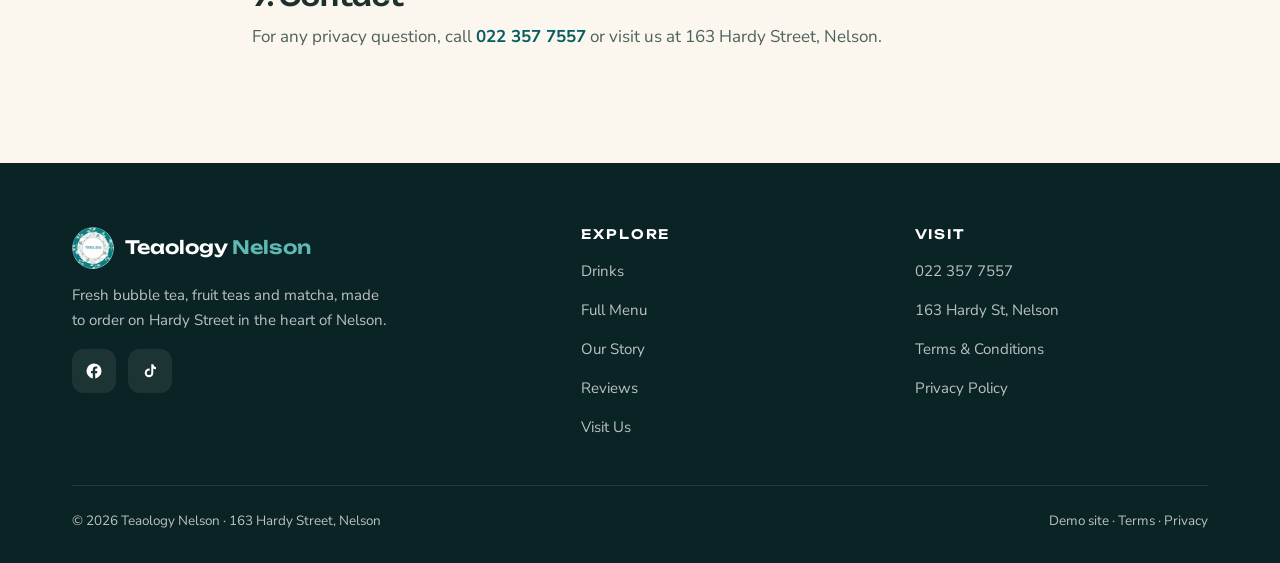
<file: privacy.html>
<!DOCTYPE html>
<html lang="en-NZ">
<head>
<meta charset="UTF-8">
<meta name="viewport" content="width=device-width, initial-scale=1">
<title>Privacy Policy | Teaology Nelson</title>
<meta name="description" content="Privacy policy for the Teaology Nelson website.">
<link rel="icon" href="favicon.svg" type="image/svg+xml">
<link rel="preconnect" href="https://fonts.googleapis.com">
<link rel="preconnect" href="https://fonts.gstatic.com" crossorigin>
<link href="https://fonts.googleapis.com/css2?family=Unbounded:wght@400;500;600;700&family=Nunito+Sans:opsz,wght@6..12,400;6..12,600;6..12,700;6..12,800;6..12,900&display=swap" rel="stylesheet">
<link rel="stylesheet" href="style.css">
</head>
<body>

<header class="nav">
  <div class="wrap nav-inner">
    <a class="brand" href="index.html" aria-label="Teaology Nelson home">
      <img class="brand-logo" src="img/tea-logo.png" width="40" height="40" alt="Teaology Nelson logo">
      <b>Teaology <span class="accent">Nelson</span></b>
    </a>
    <nav class="nav-links" aria-label="Primary">
      <a href="index.html#menu">Drinks</a>
      <a href="menu.html">Full Menu</a>
      <a href="index.html#about">Our Story</a>
      <a href="index.html#reviews">Reviews</a>
      <a href="index.html#visit">Visit</a>
    </nav>
    <div class="nav-cta">
      <a class="nav-phone" href="tel:+64223577557">022 357 7557</a>
      <a class="btn btn-primary" href="index.html#visit">Find Us</a>
      <button class="hamburger" aria-label="Menu" aria-expanded="false"><span></span><span></span><span></span></button>
    </div>
  </div>
  <div class="nav-menu-mobile" aria-label="Mobile">
    <a href="index.html#menu">Drinks</a>
    <a href="menu.html">Full Menu</a>
    <a href="index.html#about">Our Story</a>
    <a href="index.html#reviews">Reviews</a>
    <a href="index.html#visit">Visit</a>
    <a class="btn btn-primary" href="tel:+64223577557">Call 022 357 7557</a>
  </div>
</header>

<section class="page-hero">
  <div class="wrap">
    <span class="eyebrow">Your privacy</span>
    <h1>Privacy Policy</h1>
    <p>How the Teaology Nelson website handles your information. Placeholder wording for this demo — replace with your final policy before launch.</p>
  </div>
</section>

<section class="section">
  <div class="wrap prose">
    <p><strong>Last updated:</strong> This is placeholder content prepared for a demonstration website.</p>

    <h2>1. Overview</h2>
    <p>Teaology Nelson respects your privacy. This policy explains what information the website collects and how it's used, in line with the New Zealand Privacy Act 2020.</p>

    <h2>2. Information we collect</h2>
    <p>This is a simple brochure website with no contact form. We don't collect names, emails or payment details through this site. If you choose to call or email us, we'll only use those details to respond to your enquiry.</p>
    <ul>
      <li><strong>Contact you start:</strong> if you phone or email us, we receive whatever you share.</li>
      <li><strong>Basic analytics:</strong> anonymous, aggregated visit data may be collected to understand how the site is used.</li>
      <li><strong>Third-party embeds:</strong> Google Maps and social links may set their own cookies under their own policies.</li>
    </ul>

    <h2>3. How we use it</h2>
    <p>Any information you send is used only to answer your question, take an order enquiry, or improve our service. We don't sell or rent your information to anyone.</p>

    <h2>4. Cookies</h2>
    <p>Embedded services such as Google Maps may use cookies. You can control cookies through your browser settings. Turning them off won't stop you using the core parts of this site.</p>

    <h2>5. Third-party services</h2>
    <p>When you use delivery platforms, Google Maps or our social media pages, their own privacy policies apply. We recommend reviewing them.</p>

    <h2>6. Your rights</h2>
    <p>You can ask what personal information we hold about you and request a correction. Contact us using the details below.</p>

    <h2>7. Contact</h2>
    <p>For any privacy question, call <a href="tel:+64223577557">022 357 7557</a> or visit us at 163 Hardy Street, Nelson.</p>
  </div>
</section>

<footer class="footer">
  <div class="wrap">
    <div class="footer-grid">
      <div>
        <a class="brand" href="index.html">
          <img class="brand-logo" src="img/tea-logo.png" width="40" height="40" alt="Teaology Nelson logo">
          <b>Teaology <span style="color:#5FB8B4">Nelson</span></b>
        </a>
        <p>Fresh bubble tea, fruit teas and matcha, made to order on Hardy Street in the heart of Nelson.</p>
        <div class="socials">
          <a href="https://www.facebook.com/teaology4u/" target="_blank" rel="noopener" aria-label="Facebook"><svg width="18" height="18" viewBox="0 0 24 24" fill="currentColor"><path d="M22 12a10 10 0 1 0-11.6 9.9v-7H7.9V12h2.5V9.8c0-2.5 1.5-3.9 3.8-3.9 1.1 0 2.2.2 2.2.2v2.5h-1.2c-1.2 0-1.6.8-1.6 1.6V12h2.8l-.4 2.9h-2.4v7A10 10 0 0 0 22 12z"/></svg></a>
          <a href="https://www.tiktok.com/@teaologynz" target="_blank" rel="noopener" aria-label="TikTok"><svg width="18" height="18" viewBox="0 0 24 24" fill="currentColor"><path d="M16.5 3c.3 2.1 1.5 3.6 3.5 3.9v2.6c-1.3.1-2.5-.3-3.6-.9v5.9a5.7 5.7 0 1 1-5.7-5.7c.3 0 .6 0 .9.1v2.7a3 3 0 1 0 2.1 2.9V3h2.8z"/></svg></a>
        </div>
      </div>
      <div>
        <h4>Explore</h4>
        <ul>
          <li><a href="index.html#menu">Drinks</a></li>
          <li><a href="menu.html">Full Menu</a></li>
          <li><a href="index.html#about">Our Story</a></li>
          <li><a href="index.html#reviews">Reviews</a></li>
          <li><a href="index.html#visit">Visit Us</a></li>
        </ul>
      </div>
      <div>
        <h4>Visit</h4>
        <ul>
          <li><a href="tel:+64223577557">022 357 7557</a></li>
          <li><a href="https://www.google.com/maps?q=163+Hardy+Street,+Nelson+7010" target="_blank" rel="noopener">163 Hardy St, Nelson</a></li>
          <li><a href="terms.html">Terms &amp; Conditions</a></li>
          <li><a href="privacy.html">Privacy Policy</a></li>
        </ul>
      </div>
    </div>
    <div class="footer-bottom">
      <span>© <span id="yr">2026</span> Teaology Nelson · 163 Hardy Street, Nelson</span>
      <span>Demo site · <a href="terms.html">Terms</a> · <a href="privacy.html">Privacy</a></span>
    </div>
  </div>
</footer>

<script src="script.js"></script>
</body>
</html>
</file>
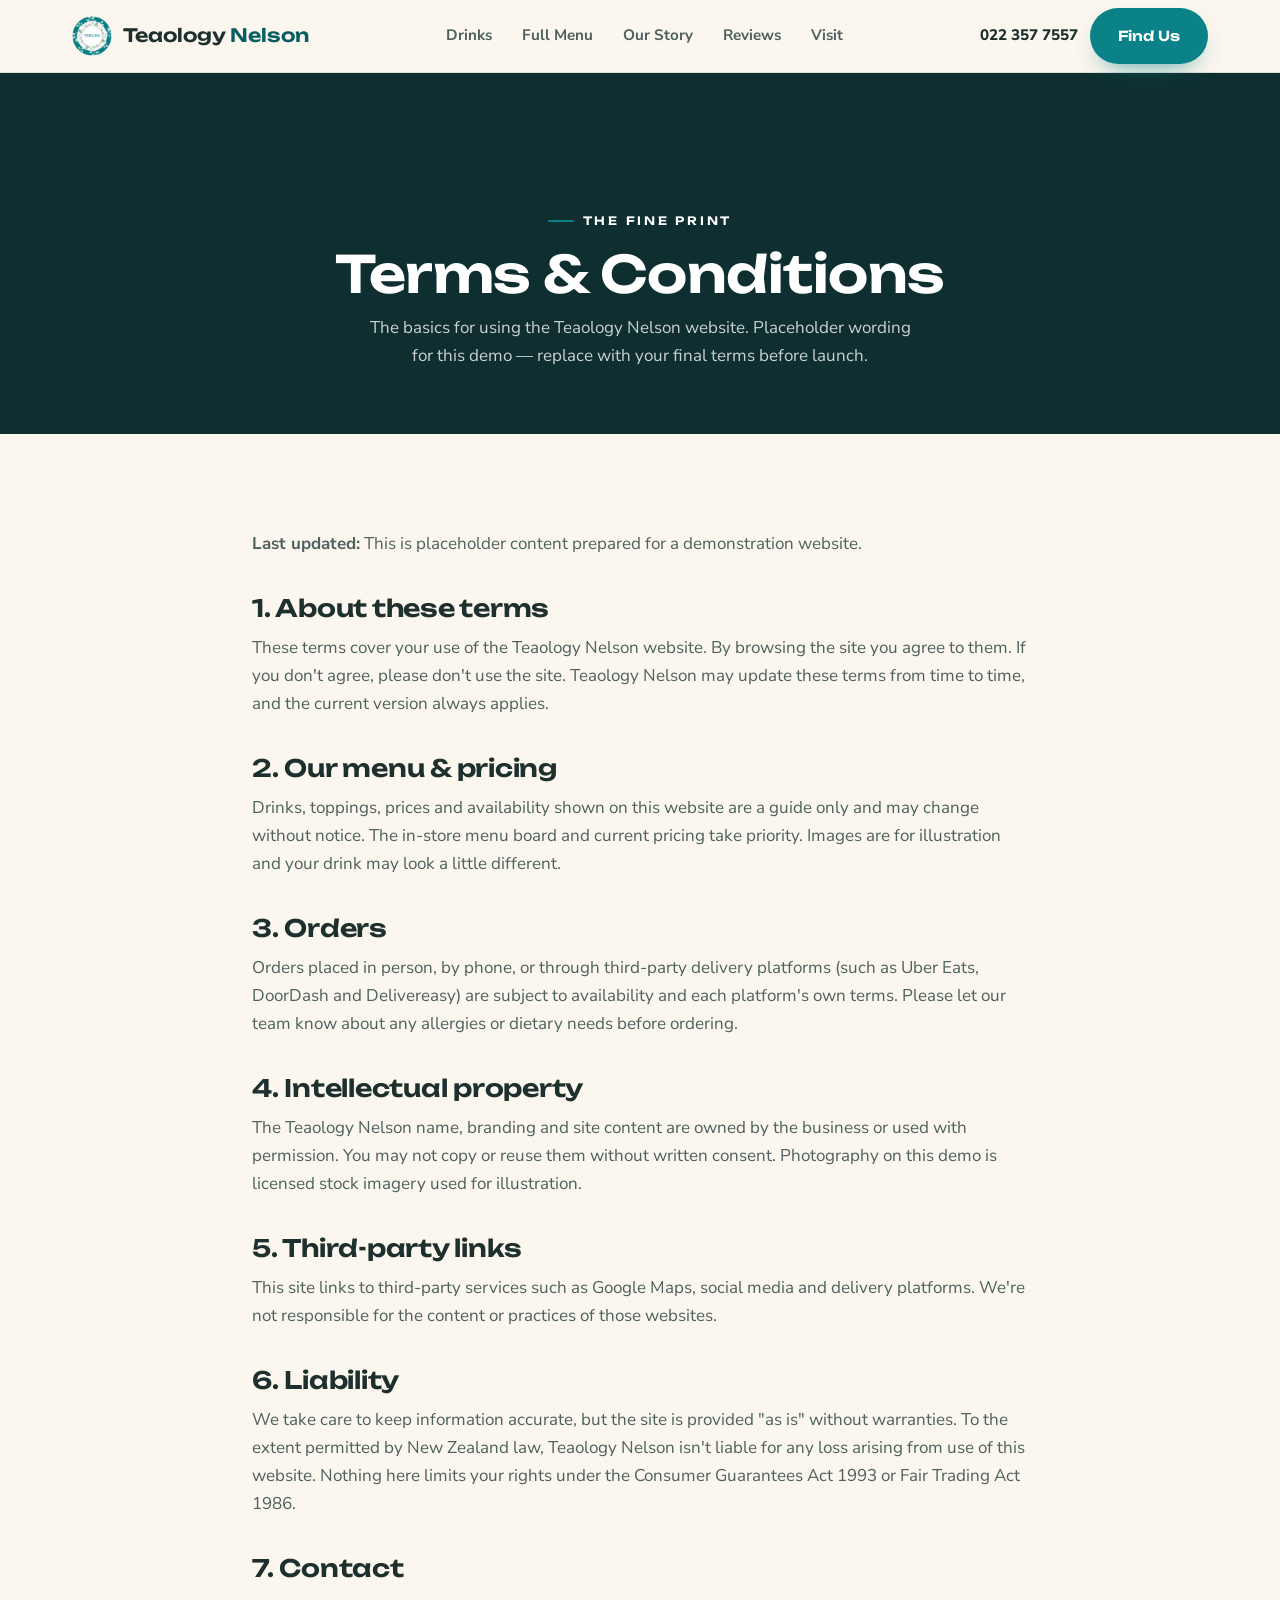
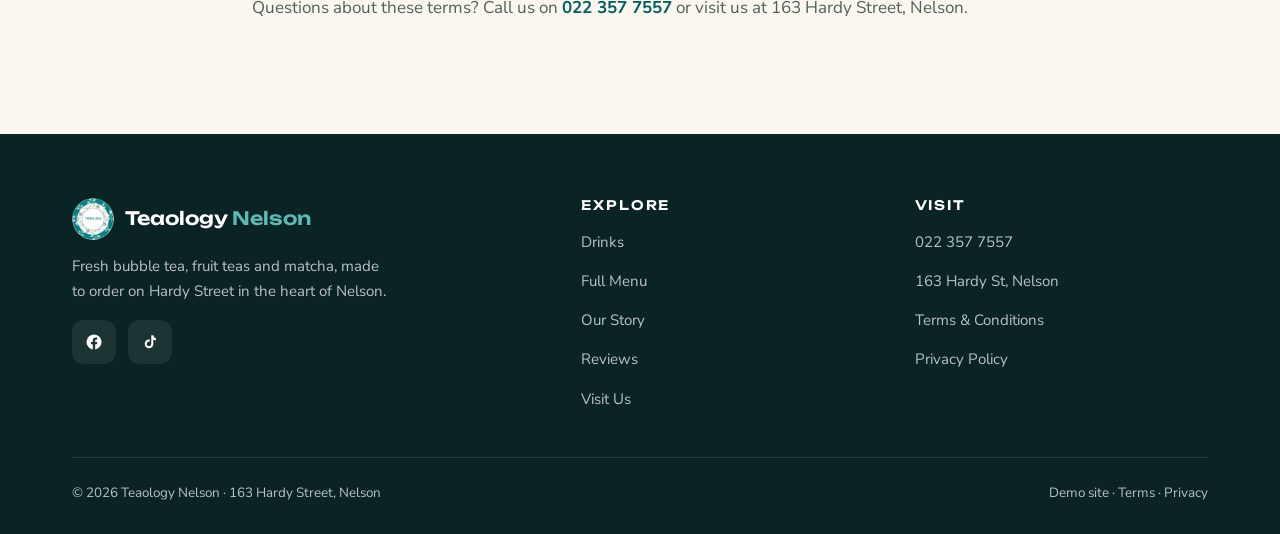
<file: terms.html>
<!DOCTYPE html>
<html lang="en-NZ">
<head>
<meta charset="UTF-8">
<meta name="viewport" content="width=device-width, initial-scale=1">
<title>Terms &amp; Conditions | Teaology Nelson</title>
<meta name="description" content="Terms and conditions for the Teaology Nelson website.">
<link rel="icon" href="favicon.svg" type="image/svg+xml">
<link rel="preconnect" href="https://fonts.googleapis.com">
<link rel="preconnect" href="https://fonts.gstatic.com" crossorigin>
<link href="https://fonts.googleapis.com/css2?family=Unbounded:wght@400;500;600;700&family=Nunito+Sans:opsz,wght@6..12,400;6..12,600;6..12,700;6..12,800;6..12,900&display=swap" rel="stylesheet">
<link rel="stylesheet" href="style.css">
</head>
<body>

<header class="nav">
  <div class="wrap nav-inner">
    <a class="brand" href="index.html" aria-label="Teaology Nelson home">
      <img class="brand-logo" src="img/tea-logo.png" width="40" height="40" alt="Teaology Nelson logo">
      <b>Teaology <span class="accent">Nelson</span></b>
    </a>
    <nav class="nav-links" aria-label="Primary">
      <a href="index.html#menu">Drinks</a>
      <a href="menu.html">Full Menu</a>
      <a href="index.html#about">Our Story</a>
      <a href="index.html#reviews">Reviews</a>
      <a href="index.html#visit">Visit</a>
    </nav>
    <div class="nav-cta">
      <a class="nav-phone" href="tel:+64223577557">022 357 7557</a>
      <a class="btn btn-primary" href="index.html#visit">Find Us</a>
      <button class="hamburger" aria-label="Menu" aria-expanded="false"><span></span><span></span><span></span></button>
    </div>
  </div>
  <div class="nav-menu-mobile" aria-label="Mobile">
    <a href="index.html#menu">Drinks</a>
    <a href="menu.html">Full Menu</a>
    <a href="index.html#about">Our Story</a>
    <a href="index.html#reviews">Reviews</a>
    <a href="index.html#visit">Visit</a>
    <a class="btn btn-primary" href="tel:+64223577557">Call 022 357 7557</a>
  </div>
</header>

<section class="page-hero">
  <div class="wrap">
    <span class="eyebrow">The fine print</span>
    <h1>Terms &amp; Conditions</h1>
    <p>The basics for using the Teaology Nelson website. Placeholder wording for this demo — replace with your final terms before launch.</p>
  </div>
</section>

<section class="section">
  <div class="wrap prose">
    <p><strong>Last updated:</strong> This is placeholder content prepared for a demonstration website.</p>

    <h2>1. About these terms</h2>
    <p>These terms cover your use of the Teaology Nelson website. By browsing the site you agree to them. If you don't agree, please don't use the site. Teaology Nelson may update these terms from time to time, and the current version always applies.</p>

    <h2>2. Our menu &amp; pricing</h2>
    <p>Drinks, toppings, prices and availability shown on this website are a guide only and may change without notice. The in-store menu board and current pricing take priority. Images are for illustration and your drink may look a little different.</p>

    <h2>3. Orders</h2>
    <p>Orders placed in person, by phone, or through third-party delivery platforms (such as Uber Eats, DoorDash and Delivereasy) are subject to availability and each platform's own terms. Please let our team know about any allergies or dietary needs before ordering.</p>

    <h2>4. Intellectual property</h2>
    <p>The Teaology Nelson name, branding and site content are owned by the business or used with permission. You may not copy or reuse them without written consent. Photography on this demo is licensed stock imagery used for illustration.</p>

    <h2>5. Third-party links</h2>
    <p>This site links to third-party services such as Google Maps, social media and delivery platforms. We're not responsible for the content or practices of those websites.</p>

    <h2>6. Liability</h2>
    <p>We take care to keep information accurate, but the site is provided "as is" without warranties. To the extent permitted by New Zealand law, Teaology Nelson isn't liable for any loss arising from use of this website. Nothing here limits your rights under the Consumer Guarantees Act 1993 or Fair Trading Act 1986.</p>

    <h2>7. Contact</h2>
    <p>Questions about these terms? Call us on <a href="tel:+64223577557">022 357 7557</a> or visit us at 163 Hardy Street, Nelson.</p>
  </div>
</section>

<footer class="footer">
  <div class="wrap">
    <div class="footer-grid">
      <div>
        <a class="brand" href="index.html">
          <img class="brand-logo" src="img/tea-logo.png" width="40" height="40" alt="Teaology Nelson logo">
          <b>Teaology <span style="color:#5FB8B4">Nelson</span></b>
        </a>
        <p>Fresh bubble tea, fruit teas and matcha, made to order on Hardy Street in the heart of Nelson.</p>
        <div class="socials">
          <a href="https://www.facebook.com/teaology4u/" target="_blank" rel="noopener" aria-label="Facebook"><svg width="18" height="18" viewBox="0 0 24 24" fill="currentColor"><path d="M22 12a10 10 0 1 0-11.6 9.9v-7H7.9V12h2.5V9.8c0-2.5 1.5-3.9 3.8-3.9 1.1 0 2.2.2 2.2.2v2.5h-1.2c-1.2 0-1.6.8-1.6 1.6V12h2.8l-.4 2.9h-2.4v7A10 10 0 0 0 22 12z"/></svg></a>
          <a href="https://www.tiktok.com/@teaologynz" target="_blank" rel="noopener" aria-label="TikTok"><svg width="18" height="18" viewBox="0 0 24 24" fill="currentColor"><path d="M16.5 3c.3 2.1 1.5 3.6 3.5 3.9v2.6c-1.3.1-2.5-.3-3.6-.9v5.9a5.7 5.7 0 1 1-5.7-5.7c.3 0 .6 0 .9.1v2.7a3 3 0 1 0 2.1 2.9V3h2.8z"/></svg></a>
        </div>
      </div>
      <div>
        <h4>Explore</h4>
        <ul>
          <li><a href="index.html#menu">Drinks</a></li>
          <li><a href="menu.html">Full Menu</a></li>
          <li><a href="index.html#about">Our Story</a></li>
          <li><a href="index.html#reviews">Reviews</a></li>
          <li><a href="index.html#visit">Visit Us</a></li>
        </ul>
      </div>
      <div>
        <h4>Visit</h4>
        <ul>
          <li><a href="tel:+64223577557">022 357 7557</a></li>
          <li><a href="https://www.google.com/maps?q=163+Hardy+Street,+Nelson+7010" target="_blank" rel="noopener">163 Hardy St, Nelson</a></li>
          <li><a href="terms.html">Terms &amp; Conditions</a></li>
          <li><a href="privacy.html">Privacy Policy</a></li>
        </ul>
      </div>
    </div>
    <div class="footer-bottom">
      <span>© <span id="yr">2026</span> Teaology Nelson · 163 Hardy Street, Nelson</span>
      <span>Demo site · <a href="terms.html">Terms</a> · <a href="privacy.html">Privacy</a></span>
    </div>
  </div>
</footer>

<script src="script.js"></script>
</body>
</html>
</file>
<file: style.css>
/* ===========================================================
   Teaology Nelson — bubble tea & fresh milk tea, Nelson
   Archetype: Fresh · Fonts: Unbounded / Nunito Sans
   =========================================================== */

:root{
  --cream:#FBF6EE;
  --bone:#EAF3F0;
  --ink:#1E302E;
  --ink-soft:#4E615E;
  --taro:#0A8287;        /* primary accent — Teaology teal */
  --taro-deep:#065E62;
  --matcha:#7FA968;      /* secondary */
  --peach:#5FB8B4;       /* light aqua accent */
  --dark:#0E2E2F;        /* anchor — deep teal */
  --dark-2:#0A2324;
  --line:rgba(14,46,47,.12);
  --card:#ffffff;
  --shadow:0 18px 44px -22px rgba(14,46,47,.30);
  --shadow-sm:0 8px 22px -14px rgba(14,46,47,.28);
  --radius:22px;
  --radius-sm:14px;
  --maxw:1180px;
  --img-filter:saturate(1.06) contrast(1.02);
}

*,*::before,*::after{box-sizing:border-box}
html{scroll-behavior:smooth;-webkit-text-size-adjust:100%}
body{
  margin:0;
  font-family:"Nunito Sans",system-ui,-apple-system,sans-serif;
  color:var(--ink);
  background:var(--cream);
  font-size:17px;
  line-height:1.65;
  overflow-x:hidden;
}
img{max-width:100%;display:block;image-orientation:from-image}
a{color:inherit;text-decoration:none}
h1,h2,h3,h4{font-family:"Unbounded",sans-serif;font-weight:600;line-height:1.08;margin:0;letter-spacing:-.01em}
p{margin:0 0 1rem}

.wrap{width:100%;max-width:var(--maxw);margin:0 auto;padding:0 22px}
.eyebrow{
  font-family:"Unbounded",sans-serif;font-size:.72rem;font-weight:600;
  letter-spacing:.24em;text-transform:uppercase;color:var(--taro-deep);
  display:inline-flex;align-items:center;gap:.55rem;margin-bottom:1rem;
}
.eyebrow::before{content:"";width:26px;height:2px;background:var(--taro);border-radius:2px}
.section{padding:96px 0;position:relative}
.section.bone{background:var(--bone)}
.section-head{max-width:640px;margin-bottom:52px}
.section-head h2{font-size:clamp(1.9rem,4.6vw,3rem);margin-bottom:.6rem}
.section-head p{color:var(--ink-soft);font-size:1.06rem}

/* ---------- Buttons ---------- */
.btn{
  display:inline-flex;align-items:center;justify-content:center;gap:.55rem;
  font-family:"Unbounded",sans-serif;font-weight:600;font-size:.86rem;
  letter-spacing:.01em;padding:15px 26px;border-radius:999px;
  min-height:50px;cursor:pointer;border:2px solid transparent;
  transition:transform .25s ease,box-shadow .25s ease,background .25s ease,color .25s ease;
  white-space:nowrap;
}
.btn-primary{background:var(--taro);color:#fff;box-shadow:0 12px 26px -14px rgba(10,130,135,.85)}
.btn-primary:hover{background:var(--taro-deep);transform:translateY(-3px)}
.btn-ghost{background:transparent;color:var(--ink);border-color:var(--line)}
.btn-ghost:hover{border-color:var(--taro);color:var(--taro-deep);transform:translateY(-3px)}
.btn-light{background:#fff;color:var(--ink)}
.btn-light:hover{transform:translateY(-3px);box-shadow:var(--shadow)}
.btn-on-dark{background:transparent;color:#fff;border-color:rgba(255,255,255,.35)}
.btn-on-dark:hover{background:rgba(255,255,255,.12);transform:translateY(-3px)}
.btn-uber{background:#06C167;color:#0a1f14;box-shadow:0 12px 26px -14px rgba(6,193,103,.85)}
.btn-uber:hover{background:#05a659;transform:translateY(-3px)}
.btn-lg{padding:18px 32px;font-size:.94rem;min-height:58px}

/* ---------- Intro overlay ---------- */
#intro{
  position:fixed;inset:0;z-index:2000;background:var(--dark);
  display:flex;align-items:center;justify-content:center;flex-direction:column;gap:20px;
  transition:opacity .7s ease,visibility .7s ease;
}
#intro.hide{opacity:0;visibility:hidden}
.intro-mark{display:flex;align-items:center;gap:14px;animation:introPop .9s cubic-bezier(.2,.9,.25,1) both}
.intro-cup{width:44px;height:52px;position:relative}
.intro-word{font-family:"Unbounded",sans-serif;color:#fff;font-size:1.5rem;font-weight:600;letter-spacing:.02em}
.intro-word span{color:var(--peach)}
.intro-bar{width:150px;height:4px;border-radius:4px;background:rgba(255,255,255,.16);overflow:hidden}
.intro-bar::after{content:"";display:block;height:100%;width:40%;border-radius:4px;background:var(--peach);animation:load 1.15s ease-in-out forwards}
@keyframes load{0%{transform:translateX(-110%)}100%{transform:translateX(360%)}}
@keyframes introPop{0%{opacity:0;transform:translateY(14px) scale(.96)}100%{opacity:1;transform:none}}

/* ---------- Nav ---------- */
.nav{
  position:sticky;top:0;z-index:900;
  background:rgba(251,246,238,.86);backdrop-filter:blur(12px);
  border-bottom:1px solid var(--line);
}
.nav-inner{display:flex;align-items:center;justify-content:space-between;gap:16px;height:72px}
.brand{display:flex;align-items:center;gap:11px;font-family:"Unbounded",sans-serif;font-weight:600;font-size:1.15rem}
.brand .logo-cup{width:26px;height:32px;flex:0 0 auto}
.brand b{font-weight:600}
.brand .accent{color:var(--taro-deep)}
.brand-logo{width:40px;height:40px;border-radius:50%;flex:0 0 auto;object-fit:cover;display:block}
.intro-mark .brand-logo{width:60px;height:60px;box-shadow:0 6px 22px rgba(0,0,0,.12)}
.footer .brand-logo{width:42px;height:42px}
.nav-links{display:flex;align-items:center;gap:30px;list-style:none;margin:0;padding:0}
.nav-links a{font-weight:700;font-size:.95rem;color:var(--ink-soft);transition:color .2s}
.nav-links a:hover{color:var(--taro-deep)}
.nav-cta{display:flex;align-items:center;gap:12px}
.nav-phone{display:inline-flex;align-items:center;gap:8px;font-weight:800;color:var(--ink);font-size:.95rem}
.nav-phone:hover{color:var(--taro-deep)}
.hamburger{display:none;flex-direction:column;gap:5px;background:none;border:0;cursor:pointer;padding:10px;border-radius:12px}
.hamburger span{width:24px;height:2.5px;background:var(--ink);border-radius:2px;transition:.3s}
.hamburger.open span:nth-child(1){transform:translateY(7.5px) rotate(45deg)}
.hamburger.open span:nth-child(2){opacity:0}
.hamburger.open span:nth-child(3){transform:translateY(-7.5px) rotate(-45deg)}

/* ---------- Hero ---------- */
.hero{position:relative;min-height:92vh;display:flex;align-items:flex-end;background:var(--dark);overflow:hidden;isolation:isolate}
.hero-slides{position:absolute;inset:0;z-index:-2}
.hero-slide{
  position:absolute;inset:0;background-size:cover;background-position:center;
  opacity:0;transition:opacity 1.6s ease;filter:var(--img-filter);transform:scale(1.04);
}
.hero-slide.active{opacity:1;animation:kenburns 8s ease-out forwards}
@keyframes kenburns{from{transform:scale(1.04)}to{transform:scale(1.13)}}
.hero-scrim{position:absolute;inset:0;z-index:-1;
  background:linear-gradient(180deg,rgba(14,46,47,.36) 0%,rgba(14,46,47,.52) 48%,rgba(10,35,36,.88) 100%);
}
.hero-inner{padding:120px 0 72px;color:#fff;max-width:760px}
.hero .eyebrow{color:#fff}
.hero .eyebrow::before{background:var(--peach)}
.hero h1{font-size:clamp(2.4rem,6.6vw,4.4rem);line-height:1.02;margin-bottom:20px;letter-spacing:-.02em}
.hero h1 em{font-style:normal;color:var(--peach)}
.hero-sub{font-size:clamp(1.05rem,2.3vw,1.28rem);color:rgba(255,255,255,.9);max-width:560px;margin-bottom:32px}
.hero-cta{display:flex;flex-wrap:wrap;gap:14px}
.hero-meta{display:flex;flex-wrap:wrap;gap:22px;margin-top:34px;padding-top:26px;border-top:1px solid rgba(255,255,255,.18)}
.hero-meta div{color:#fff}
.hero-meta .k{font-family:"Unbounded",sans-serif;font-size:1.15rem;font-weight:600}
.hero-meta .v{font-size:.82rem;color:rgba(255,255,255,.72);letter-spacing:.04em;text-transform:uppercase}

/* ---------- Trust strip ---------- */
.trust{background:var(--dark-2);color:#fff;padding:0}
.trust-grid{display:grid;grid-template-columns:repeat(3,1fr);gap:2px;background:rgba(255,255,255,.08)}
.trust-item{background:var(--dark-2);padding:34px 30px;display:flex;gap:16px;align-items:flex-start}
.trust-item .ico{flex:0 0 auto;width:44px;height:44px;border-radius:12px;background:rgba(10,130,135,.22);
  display:grid;place-items:center;color:var(--peach)}
.trust-item h3{font-size:1.02rem;margin-bottom:4px;color:#fff}
.trust-item p{font-size:.92rem;color:rgba(255,255,255,.68);margin:0}

/* ---------- Services ---------- */
.svc-grid{display:grid;grid-template-columns:repeat(3,1fr);gap:22px}
.svc-card{
  background:var(--card);border:1px solid var(--line);border-radius:var(--radius);
  padding:30px 28px;box-shadow:var(--shadow-sm);transition:transform .3s ease,box-shadow .3s ease;
  position:relative;overflow:hidden;
}
.svc-card::after{content:"";position:absolute;inset:0 0 auto 0;height:4px;background:linear-gradient(90deg,var(--taro),var(--peach));transform:scaleX(0);transform-origin:left;transition:transform .4s ease}
.svc-card:hover{transform:translateY(-6px);box-shadow:var(--shadow)}
.svc-card:hover::after{transform:scaleX(1)}
.svc-ico{width:52px;height:52px;border-radius:14px;background:rgba(10,130,135,.12);display:grid;place-items:center;color:var(--taro-deep);margin-bottom:18px}
.svc-card h3{font-size:1.16rem;margin-bottom:8px}
.svc-card p{color:var(--ink-soft);font-size:.96rem;margin:0}

/* ---------- About ---------- */
.about-grid{display:grid;grid-template-columns:1fr 1.05fr;gap:56px;align-items:center}
.about-media{position:relative}
.about-media img{width:100%;aspect-ratio:4/3;object-fit:cover;border-radius:var(--radius);filter:var(--img-filter);box-shadow:var(--shadow)}
.about-tag{position:absolute;left:-14px;bottom:24px;background:var(--taro);color:#fff;
  font-family:"Unbounded",sans-serif;font-size:.78rem;font-weight:600;letter-spacing:.06em;
  padding:12px 18px;border-radius:14px;box-shadow:var(--shadow-sm)}
.about-copy h2{font-size:clamp(1.9rem,4.4vw,2.9rem);margin-bottom:16px}
.about-copy p{color:var(--ink-soft)}
.checklist{list-style:none;padding:0;margin:22px 0 0;display:grid;gap:14px}
.checklist li{display:flex;gap:13px;align-items:flex-start;font-weight:700;color:var(--ink)}
.checklist .tick{flex:0 0 auto;width:26px;height:26px;border-radius:50%;background:rgba(127,169,104,.18);color:var(--matcha);display:grid;place-items:center;margin-top:1px}
.checklist small{display:block;font-weight:400;color:var(--ink-soft);font-size:.9rem}

/* ---------- Gallery (masonry, natural ratios) ---------- */
.gallery{column-count:3;column-gap:18px}
.gallery img{width:100%;height:auto;display:block;break-inside:avoid;margin-bottom:18px;
  border-radius:var(--radius-sm);filter:var(--img-filter);box-shadow:var(--shadow-sm)}
@media (max-width:900px){.gallery{column-count:2}}
@media (max-width:520px){.gallery{column-count:1}}

/* ---------- Crew ---------- */
.crew-grid{display:grid;grid-template-columns:repeat(3,1fr);gap:22px}
.crew-card{background:var(--card);border:1px solid var(--line);border-radius:var(--radius);padding:32px 26px;text-align:center;box-shadow:var(--shadow-sm);transition:transform .3s}
.crew-card:hover{transform:translateY(-5px)}
.avatar{width:78px;height:78px;border-radius:50%;margin:0 auto 16px;display:grid;place-items:center;
  background:var(--dark);color:#fff;font-family:"Unbounded",sans-serif;font-size:1.4rem;font-weight:600;
  box-shadow:0 0 0 4px rgba(10,130,135,.28)}
.crew-card h3{font-size:1.08rem;margin-bottom:4px}
.crew-role{color:var(--taro-deep);font-weight:800;font-size:.82rem;letter-spacing:.08em;text-transform:uppercase;margin-bottom:10px}
.crew-card p{color:var(--ink-soft);font-size:.92rem;margin:0}
.badge{display:inline-block;background:rgba(10,130,135,.12);color:var(--taro-deep);font-weight:800;font-size:.72rem;letter-spacing:.1em;text-transform:uppercase;padding:6px 14px;border-radius:999px;margin-bottom:18px}

/* ---------- Reviews ---------- */
.rev-grid{display:grid;grid-template-columns:repeat(3,1fr);gap:22px}
.rev-card{background:var(--card);border:1px solid var(--line);border-radius:var(--radius);padding:28px 26px;box-shadow:var(--shadow-sm);display:flex;flex-direction:column;gap:14px}
.stars{color:#F4B740;letter-spacing:2px;font-size:1rem}
.rev-text{color:var(--ink);font-size:.98rem;margin:0;flex:1}
.rev-who{display:flex;align-items:center;gap:12px;margin-top:4px}
.rev-ava{width:40px;height:40px;border-radius:50%;background:var(--taro);color:#fff;display:grid;place-items:center;font-family:"Unbounded",sans-serif;font-weight:600;font-size:.9rem}
.rev-who b{display:block;font-size:.94rem}
.rev-who span{display:block;font-size:.8rem;color:var(--ink-soft)}
.rev-foot{display:flex;flex-wrap:wrap;align-items:center;justify-content:space-between;gap:16px;margin-top:36px}
.rev-score{display:flex;align-items:center;gap:14px}
.rev-score .big{font-family:"Unbounded",sans-serif;font-size:2.2rem;font-weight:600;color:var(--ink)}
.rev-score small{color:var(--ink-soft);font-size:.88rem}
.gnote{font-size:.82rem;color:var(--ink-soft);margin-top:10px}

/* ---------- Review banner ---------- */
.rev-banner{background:var(--dark);color:#fff;text-align:center;padding:76px 0}
.rev-banner h2{font-size:clamp(1.7rem,4.4vw,2.6rem);margin-bottom:12px}
.rev-banner p{color:rgba(255,255,255,.78);max-width:520px;margin:0 auto 28px}

/* ---------- Contact ---------- */
.contact{background:var(--dark);color:#fff}
.contact-grid{display:grid;grid-template-columns:1fr 1fr;gap:52px;align-items:center}
.contact .eyebrow{color:#fff}
.contact h2{font-size:clamp(1.9rem,4.4vw,2.8rem);margin-bottom:16px}
.contact-lead{color:rgba(255,255,255,.8);margin-bottom:26px}
.contact-list{list-style:none;padding:0;margin:0 0 26px;display:grid;gap:16px}
.contact-list li{display:flex;gap:14px;align-items:flex-start}
.contact-list .ico{flex:0 0 auto;width:42px;height:42px;border-radius:12px;background:rgba(255,255,255,.08);display:grid;place-items:center;color:var(--peach)}
.contact-list b{display:block;font-size:.78rem;text-transform:uppercase;letter-spacing:.12em;color:rgba(255,255,255,.6)}
.contact-list a,.contact-list span{color:#fff;font-weight:700;font-size:1.02rem}
.contact-actions{background:rgba(255,255,255,.05);border:1px solid rgba(255,255,255,.12);border-radius:var(--radius);padding:34px}
.contact-actions h3{color:#fff;font-size:1.2rem;margin-bottom:8px}
.contact-actions p{color:rgba(255,255,255,.72);font-size:.94rem;margin-bottom:22px}
.contact-actions .btn{width:100%;margin-bottom:14px}
.socials{display:flex;gap:12px;margin-top:6px}
.socials a{width:44px;height:44px;border-radius:12px;background:rgba(255,255,255,.08);display:grid;place-items:center;color:#fff;transition:.25s}
.socials a:hover{background:var(--taro);transform:translateY(-3px)}

/* ---------- Map ---------- */
.map-sec{padding:0;background:var(--dark)}
.map-head{padding:56px 0 26px;text-align:center;color:#fff}
.map-head h2{font-size:clamp(1.6rem,4vw,2.3rem);margin-bottom:8px}
.map-head p{color:rgba(255,255,255,.72);margin:0}
.map-frame{padding:0 22px 60px}
.map-frame iframe{width:100%;height:420px;border:0;border-radius:var(--radius);box-shadow:var(--shadow);display:block}

/* ---------- Footer ---------- */
.footer{background:var(--dark-2);color:rgba(255,255,255,.72);padding:64px 0 30px}
.footer-grid{display:grid;grid-template-columns:1.6fr 1fr 1fr;gap:40px;margin-bottom:44px}
.footer .brand{color:#fff;margin-bottom:14px}
.footer p{font-size:.94rem;max-width:320px}
.footer h4{color:#fff;font-family:"Unbounded",sans-serif;font-size:.82rem;letter-spacing:.14em;text-transform:uppercase;margin-bottom:16px}
.footer ul{list-style:none;padding:0;margin:0;display:grid;gap:11px}
.footer ul a{color:rgba(255,255,255,.72);font-size:.94rem;transition:color .2s}
.footer ul a:hover{color:#fff}
.footer .socials{margin-top:4px}
.footer-bottom{border-top:1px solid rgba(255,255,255,.1);padding-top:24px;display:flex;flex-wrap:wrap;gap:12px;justify-content:space-between;font-size:.84rem}
.footer-bottom a:hover{color:#fff}

/* ---------- Reveal ---------- */
.reveal{opacity:0;transform:translateY(26px);transition:opacity .7s ease,transform .7s ease}
.reveal.in{opacity:1;transform:none}

/* ---------- Sub-page hero ---------- */
.page-hero{background:var(--dark);color:#fff;padding:130px 0 64px;text-align:center}
.page-hero .eyebrow{color:#fff;justify-content:center}
.page-hero h1{font-size:clamp(2rem,5.4vw,3.2rem);margin-bottom:12px}
.page-hero p{color:rgba(255,255,255,.78);max-width:560px;margin:0 auto}
.prose{max-width:820px;margin:0 auto}
.prose h2{font-size:1.5rem;margin:38px 0 12px;color:var(--ink)}
.prose h3{font-size:1.12rem;margin:26px 0 8px}
.prose p,.prose li{color:var(--ink-soft)}
.prose ul{padding-left:1.2rem;margin:0 0 1rem}
.prose li{margin-bottom:.4rem}
.prose a{color:var(--taro-deep);font-weight:700}

/* ---------- Menu page ---------- */
.menu-grid{display:grid;grid-template-columns:1fr 1fr;gap:26px}
.menu-cat{background:var(--card);border:1px solid var(--line);border-radius:var(--radius);padding:32px 30px;box-shadow:var(--shadow-sm)}
.menu-cat h3{font-size:1.24rem;margin-bottom:4px}
.menu-cat .cat-note{color:var(--ink-soft);font-size:.9rem;margin-bottom:20px}
.menu-item{display:flex;justify-content:space-between;gap:16px;padding:12px 0;border-bottom:1px dashed var(--line)}
.menu-item:last-child{border-bottom:0}
.menu-item .mi-name{font-weight:800;color:var(--ink)}
.menu-item .mi-desc{font-size:.86rem;color:var(--ink-soft);font-weight:400;display:block;margin-top:2px}
.menu-item .mi-price{font-family:"Unbounded",sans-serif;font-weight:600;color:var(--taro-deep);white-space:nowrap}
.menu-note{text-align:center;color:var(--ink-soft);font-size:.9rem;margin-top:30px}

/* ---------- Responsive ---------- */
.nav-menu-mobile{display:none}
@media (max-width:900px){
  .nav-links,.nav-cta .nav-phone{display:none}
  .hamburger{display:flex}
  .nav-menu-mobile{
    position:fixed;inset:72px 0 auto 0;background:var(--cream);border-bottom:1px solid var(--line);
    transform:translateY(-140%);transition:transform .4s cubic-bezier(.2,.9,.25,1);z-index:800;
    padding:20px 22px 26px;display:flex;flex-direction:column;gap:6px;box-shadow:var(--shadow);
  }
  .nav-menu-mobile.open{transform:translateY(0)}
  .nav-menu-mobile a{padding:14px 12px;font-weight:800;font-size:1.05rem;border-radius:12px}
  .nav-menu-mobile a:hover{background:var(--bone)}
  .nav-menu-mobile .btn{margin-top:10px}
  .about-grid,.contact-grid{grid-template-columns:1fr;gap:34px}
  .svc-grid,.crew-grid,.rev-grid{grid-template-columns:1fr 1fr}
  .trust-grid{grid-template-columns:1fr}
  .footer-grid{grid-template-columns:1fr 1fr;gap:28px}
  .menu-grid{grid-template-columns:1fr}
}
@media (max-width:600px){
  body{font-size:16px}
  .section{padding:64px 0}
  .svc-grid,.crew-grid,.rev-grid,.footer-grid{grid-template-columns:1fr}
  .hero-inner{padding:104px 22px 54px}
  .hero-meta{gap:16px}
  .about-tag{left:0}
  .map-frame iframe{height:320px}
  .contact-actions{padding:26px 22px}
  .footer-bottom{flex-direction:column}
  .nav-cta .btn{padding:12px 18px;font-size:.8rem;min-height:44px}
}
@media (prefers-reduced-motion:reduce){
  .hero-slide.active{animation:none}
  *{scroll-behavior:auto}
  .reveal{transition:none;opacity:1;transform:none}
}
</file>
